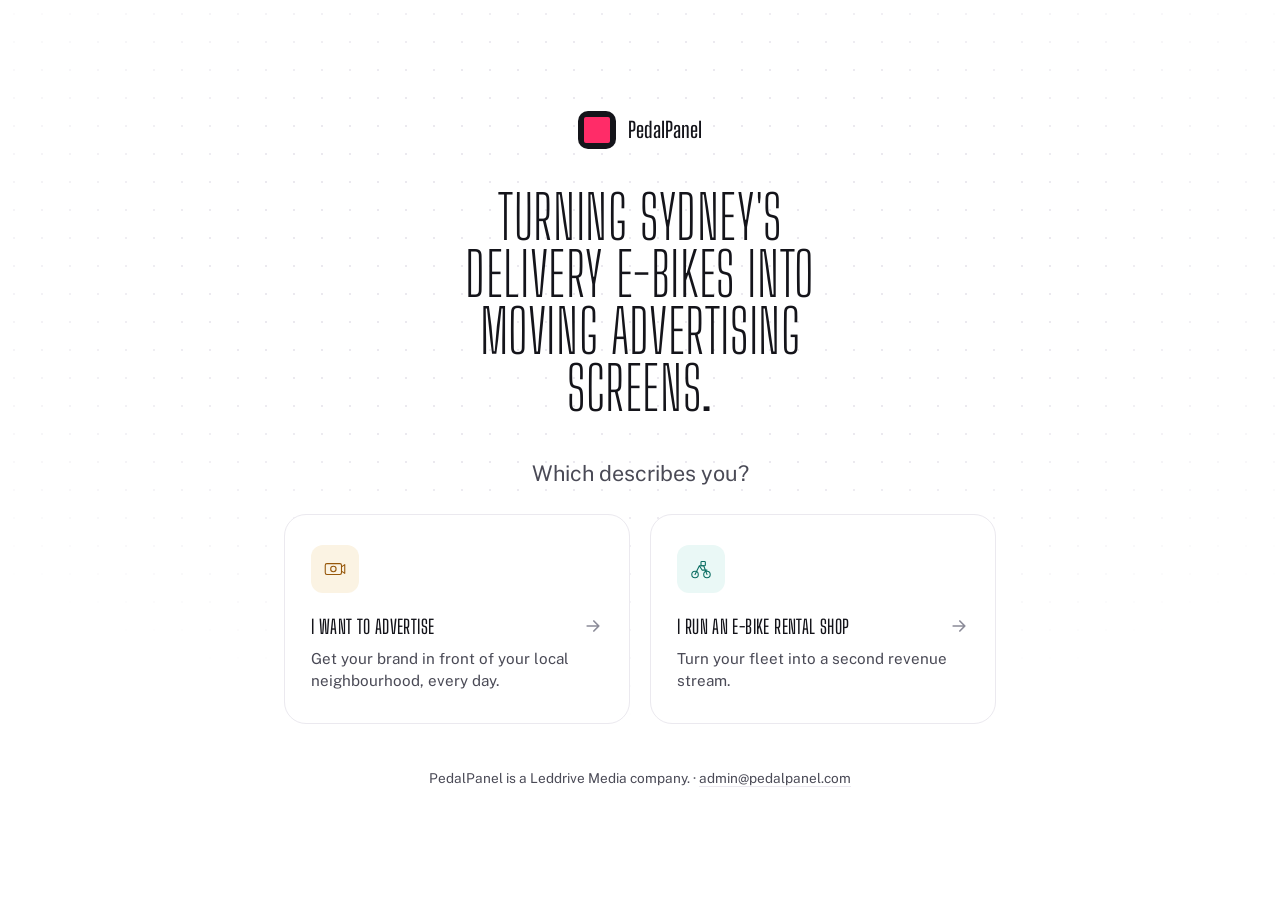
<file: index.html>
<!doctype html>
<html lang="en-AU">
<head>
  <meta charset="UTF-8" />
  <meta name="viewport" content="width=device-width, initial-scale=1.0" />
  <title>PedalPanel — Sydney's e-bike ad network</title>
  <meta name="description" content="PedalPanel turns Sydney's delivery e-bikes into moving advertising screens. For local advertisers and e-bike rental shops." />
  <link rel="icon" href="assets/favicon.svg" type="image/svg+xml" />
  <link rel="preconnect" href="https://fonts.googleapis.com" />
  <link rel="preconnect" href="https://fonts.gstatic.com" crossorigin />
  <link href="https://fonts.googleapis.com/css2?family=Big+Shoulders+Display:wght@300;400;500;600;700&family=Public+Sans:wght@400;500;600;700&family=JetBrains+Mono:wght@400;500&display=swap" rel="stylesheet" />
  <link rel="stylesheet" href="css/base.css?v=20260826e" />
  <link rel="stylesheet" href="css/landing.css?v=20260826b" />
  <!-- Progressive-enhancement gate for the shared .reveal scroll-animation
       (see css/base.css + js/reveal.js): only a page that actually got this
       script running ever hides .reveal content to animate it in. Runs
       synchronously, before paint, so there's no flash of hidden content
       either way. If this never runs, .reveal elements stay at their
       plain, visible default. -->
  <script>document.documentElement.classList.add("js");</script>
</head>
<body class="landing">

  <main class="landing-shell">
    <div class="landing-bg" aria-hidden="true"></div>

    <div class="landing-inner">
      <div class="landing-mark reveal">
        <span class="mark"></span>
        <span class="wordmark-text">PedalPanel</span>
      </div>

      <h1 class="landing-tagline reveal">Turning Sydney's delivery e-bikes into moving advertising screens.</h1>

      <p class="landing-question reveal">Which describes you?</p>

      <div class="fork reveal-stagger">
        <a class="fork-card fork-advertiser" href="/advertiser">
          <span class="fork-icon" aria-hidden="true">
            <svg viewBox="0 0 48 48" fill="none">
              <rect x="6" y="14" width="30" height="20" rx="3" stroke="currentColor" stroke-width="2"/>
              <circle cx="21" cy="24" r="5" stroke="currentColor" stroke-width="2"/>
              <path d="M36 20 L42 16 V32 L36 28" stroke="currentColor" stroke-width="2" stroke-linejoin="round"/>
            </svg>
          </span>
          <span class="fork-copy">
            <span class="fork-head">
              <span class="fork-title">I want to advertise</span>
              <span class="fork-arrow" aria-hidden="true">
                <svg viewBox="0 0 24 24" fill="none"><path d="M5 12h14M13 6l6 6-6 6" stroke="currentColor" stroke-width="2" stroke-linecap="round" stroke-linejoin="round"/></svg>
              </span>
            </span>
            <span class="fork-desc">Get your brand in front of your local neighbourhood, every day.</span>
          </span>
        </a>

        <a class="fork-card fork-shop" href="/shop">
          <span class="fork-icon" aria-hidden="true">
            <svg viewBox="0 0 48 48" fill="none">
              <circle cx="13" cy="34" r="6" stroke="currentColor" stroke-width="2"/>
              <circle cx="35" cy="34" r="6" stroke="currentColor" stroke-width="2"/>
              <path d="M13 34 L21 18 H29 L35 34 M21 18 L26 26 H35" stroke="currentColor" stroke-width="2" stroke-linejoin="round" stroke-linecap="round"/>
              <rect x="24" y="10" width="8" height="8" rx="1.5" stroke="currentColor" stroke-width="2"/>
            </svg>
          </span>
          <span class="fork-copy">
            <span class="fork-head">
              <span class="fork-title">I run an e-bike rental shop</span>
              <span class="fork-arrow" aria-hidden="true">
                <svg viewBox="0 0 24 24" fill="none"><path d="M5 12h14M13 6l6 6-6 6" stroke="currentColor" stroke-width="2" stroke-linecap="round" stroke-linejoin="round"/></svg>
              </span>
            </span>
            <span class="fork-desc">Turn your fleet into a second revenue stream.</span>
          </span>
        </a>
      </div>

      <p class="landing-footnote reveal">
        PedalPanel is a Leddrive Media company. &middot; <a href="mailto:admin@pedalpanel.com">admin@pedalpanel.com</a>
      </p>
    </div>
  </main>

  <script src="js/reveal.js?v=20260821a"></script>
  <script src="js/buttons.js?v=20260821a"></script>
</body>
</html>
</file>
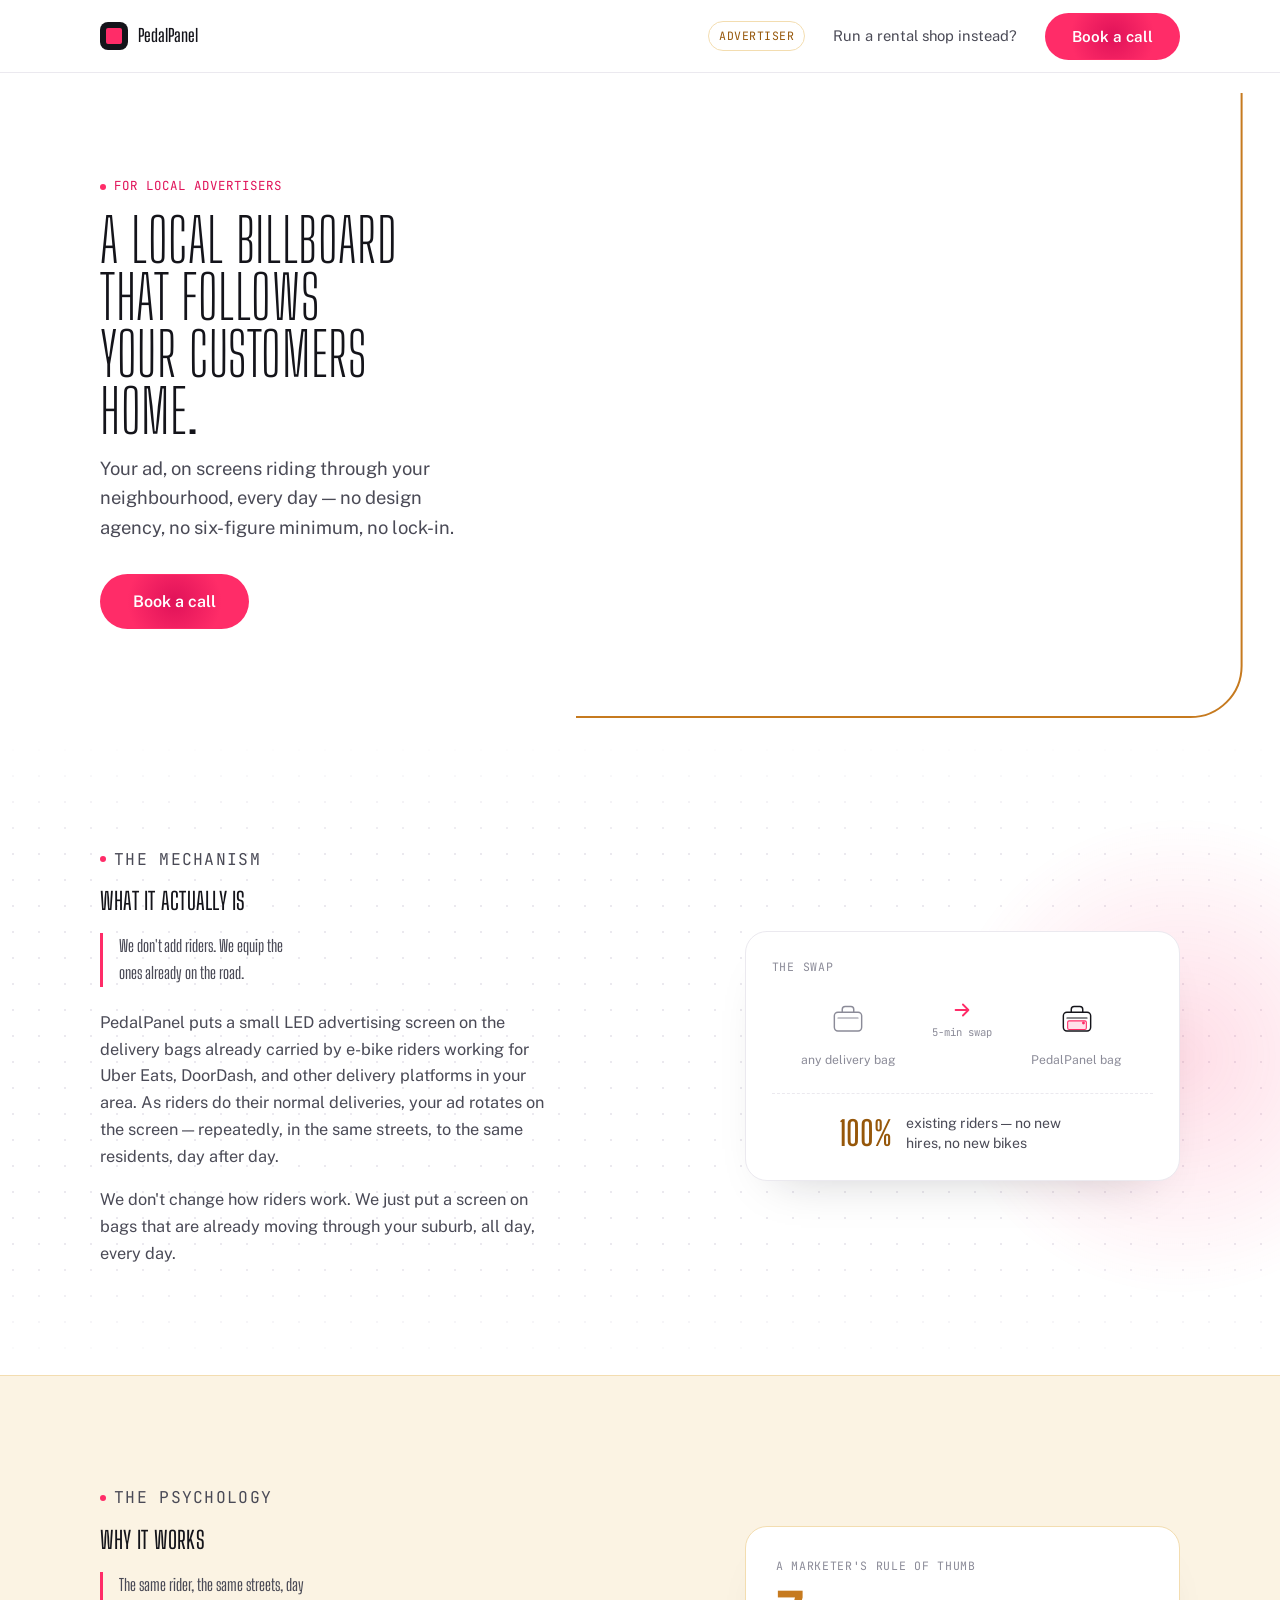
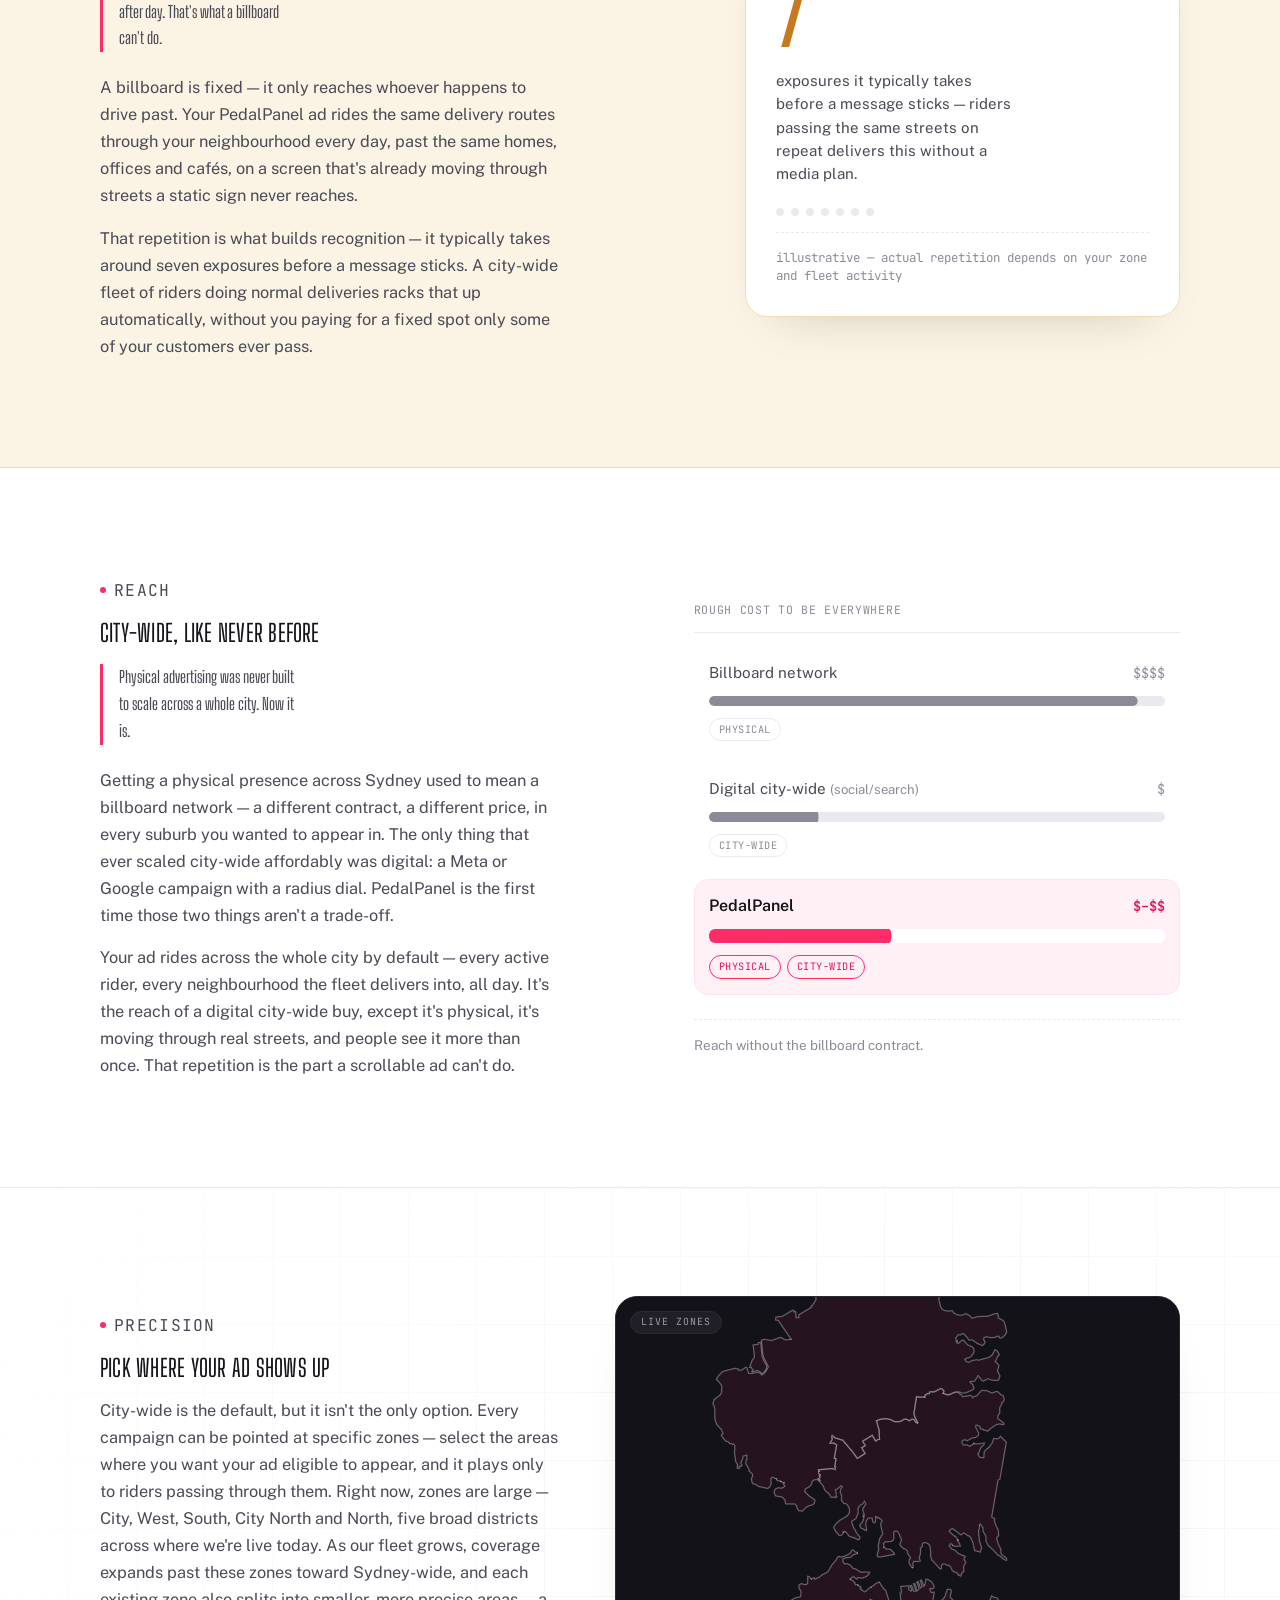
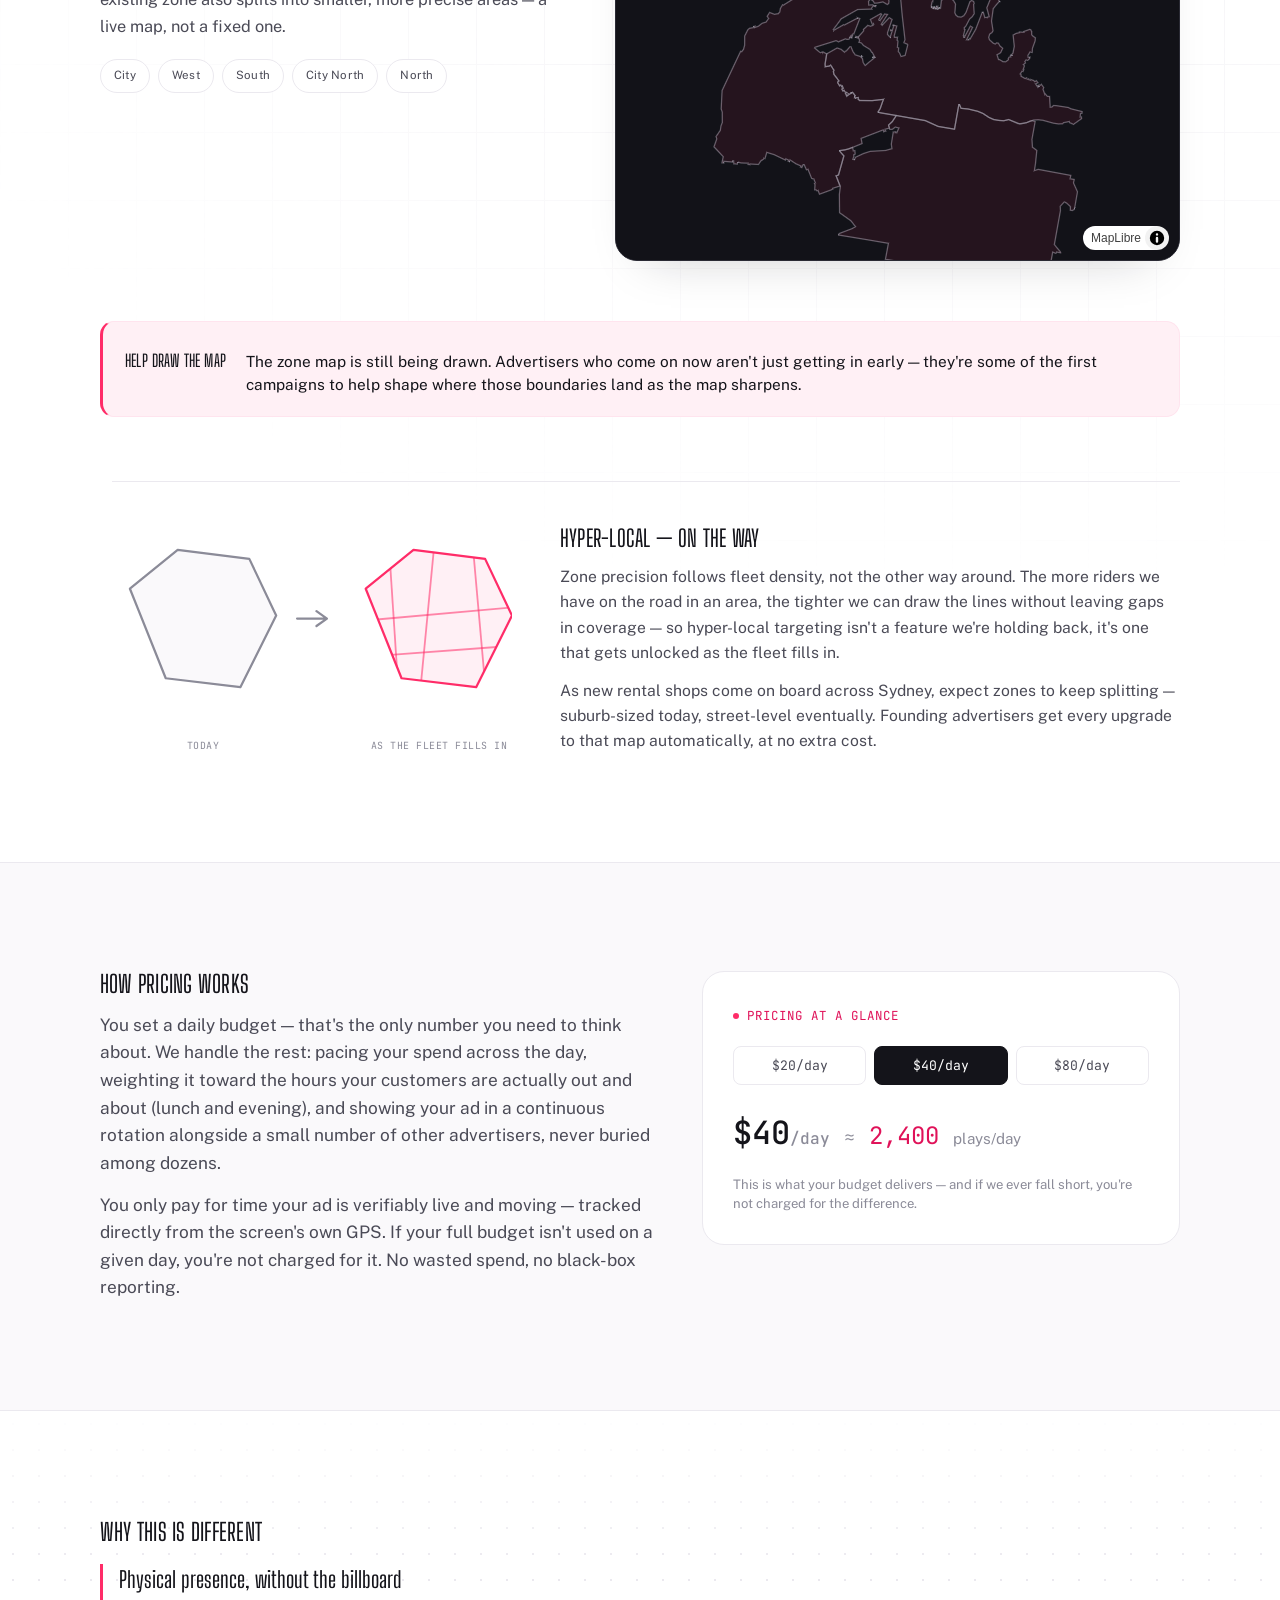
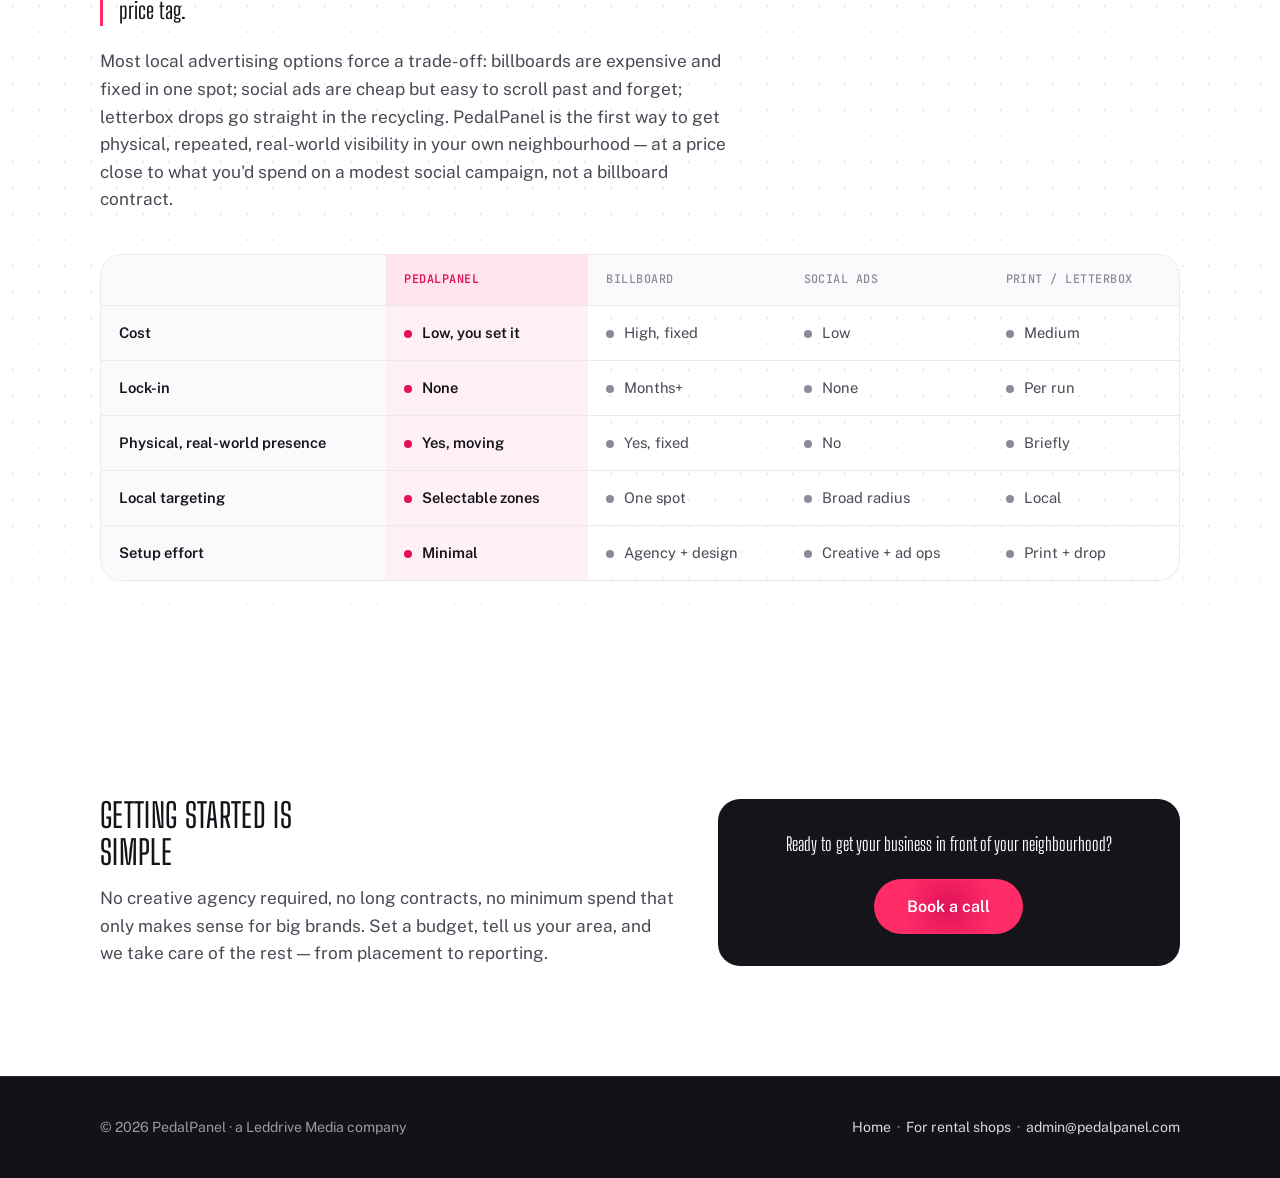
<file: advertiser.html>
<!doctype html>
<html lang="en-AU">
<head>
  <meta charset="UTF-8" />
  <meta name="viewport" content="width=device-width, initial-scale=1.0" />
  <title>For Advertisers — PedalPanel</title>
  <meta name="description" content="Put your brand on LED screens riding through your neighbourhood every day. No design agency, no six-figure minimum, no lock-in." />
  <link rel="icon" href="assets/favicon.svg" type="image/svg+xml" />
  <link rel="preconnect" href="https://fonts.googleapis.com" />
  <link rel="preconnect" href="https://fonts.gstatic.com" crossorigin />
  <link href="https://fonts.googleapis.com/css2?family=Big+Shoulders+Display:wght@300;400;500;600;700&family=Public+Sans:wght@400;500;600;700&family=JetBrains+Mono:wght@400;500&display=swap" rel="stylesheet" />
  <link rel="stylesheet" href="css/base.css?v=20260826e" />
  <link rel="stylesheet" href="css/advertiser.css?v=20260826e" />
  <!-- Progressive-enhancement gate for the shared .reveal scroll-animation
       (see css/base.css + js/reveal.js): only a page that actually got this
       script running ever hides .reveal content to animate it in. Runs
       synchronously, before paint, so there's no flash of hidden content
       either way. If this never runs, .reveal elements stay at their
       plain, visible default. -->
  <script>document.documentElement.classList.add("js");</script>
</head>
<body>

  <header class="site-nav">
    <div class="container">
      <a class="wordmark" href="/"><span class="mark"></span>PedalPanel</a>
      <ul class="nav-links">
        <li class="nav-audience nav-audience-amber">Advertiser</li>
        <li><a href="/shop">Run a rental shop instead?</a></li>
        <li><button type="button" class="btn btn-primary" data-open-lead-form data-audience="advertiser">Book a call</button></li>
      </ul>
    </div>
  </header>

  <main>

    <!-- ================= HERO ================= -->
    <section class="adv-hero">
      <!-- Decorative frame line, drawn on load — see .hero-frame in
           css/base.css and js/hero-frame.js. -->
      <svg class="hero-frame hero-frame-amber" aria-hidden="true">
        <path class="hero-frame-path" />
      </svg>
      <div class="container adv-hero-grid">
        <div class="adv-hero-copy reveal">
          <p class="eyebrow">For local advertisers</p>
          <!-- &shy; gives "customers" a syllable-boundary break point for
               the narrow hero column — see the matching comment on
               shop.html's headline for why (this word alone, uppercase and
               tracked, is wider than the column at common viewports). -->
          <h1>A local billboard that follows your custom&shy;ers home.</h1>
          <p class="lede">Your ad, on screens riding through your neighbourhood, every day — no design agency, no six-figure minimum, no lock-in.</p>
          <button type="button" class="btn btn-primary btn-lg" data-open-lead-form data-audience="advertiser">Book a call</button>
        </div>

        <!-- Product visual: 3D rotating e-bike with the triple-screen
             delivery bag mounted on its rear rack (js/triple-screen-bike.js).
             Loading is gated behind an
             IntersectionObserver (js/hero-3d.js) so three.js isn't
             fetched/executed until this scrolls near-viewport — the
             .hero-3d-placeholder box fills the same slot immediately so
             there's no layout shift while that's pending. -->
        <div class="adv-hero-visual reveal">
          <div class="hero-3d" data-hero-3d aria-hidden="true">
            <div class="hero-3d-placeholder"></div>
          </div>
        </div>
      </div>
    </section>

    <!-- ================= WHAT IT IS ================= -->
    <!-- v2: was flat two-column paragraph text with no visual anchor.
         Reworked into the shared .anchor-section pattern — narrower text
         column + a bold scannable statement line + a small "swap" diagram
         card, over a subtle dot-grid/glow background. See .anchor-section
         in css/base.css. -->
    <section class="anchor-section">
      <div class="anchor-bg" aria-hidden="true"></div>
      <div class="container anchor-grid">
        <div class="anchor-text reveal">
          <p class="eyebrow">The mechanism</p>
          <h2>What it actually is</h2>
          <p class="statement">We don't add riders. We equip the ones already on the road.</p>
          <p>PedalPanel puts a small LED advertising screen on the delivery bags already carried by e-bike riders working for Uber&nbsp;Eats, DoorDash, and other delivery platforms in your area. As riders do their normal deliveries, your ad rotates on the screen — repeatedly, in the same streets, to the same residents, day after day.</p>
          <p>We don't change how riders work. We just put a screen on bags that are already moving through your suburb, all day, every day.</p>
        </div>

        <div class="swap-card reveal" aria-hidden="true">
          <p class="swap-label mono">The swap</p>
          <div class="swap-row">
            <div class="swap-bag swap-bag-before">
              <svg viewBox="0 0 64 64" fill="none"><rect x="13" y="24" width="38" height="26" rx="5" stroke="currentColor" stroke-width="2"/><path d="M24 24 V20 q0 -4 4 -4 h8 q4 0 4 4 v4" stroke="currentColor" stroke-width="2" stroke-linecap="round"/><path d="M18 32 H46" stroke="currentColor" stroke-width="1.5" stroke-linecap="round"/></svg>
              <span class="swap-caption">any delivery bag</span>
            </div>
            <div class="swap-arrow">
              <svg viewBox="0 0 24 24" fill="none"><path d="M5 12h14M13 6l6 6-6 6" stroke="currentColor" stroke-width="2" stroke-linecap="round" stroke-linejoin="round"/></svg>
              <span class="swap-arrow-label mono">5-min swap</span>
            </div>
            <div class="swap-bag swap-bag-after">
              <svg viewBox="0 0 64 64" fill="none"><rect x="13" y="24" width="38" height="26" rx="5" stroke="currentColor" stroke-width="2"/><path d="M24 24 V20 q0 -4 4 -4 h8 q4 0 4 4 v4" stroke="currentColor" stroke-width="2" stroke-linecap="round"/><path d="M18 32 H46" stroke="currentColor" stroke-width="1.5" stroke-linecap="round"/><rect x="19" y="36" width="26" height="12" rx="2" fill="var(--pink)" fill-opacity="0.14" stroke="var(--pink)" stroke-width="1.5"/><circle class="swap-live-dot" cx="41" cy="39" r="2"/></svg>
              <span class="swap-caption">PedalPanel bag</span>
            </div>
          </div>
          <div class="swap-stat">
            <span class="swap-stat-num">100%</span>
            <span class="swap-stat-label">existing riders — no new hires, no new bikes</span>
          </div>
        </div>
      </div>
    </section>

    <!-- ================= WHY IT WORKS ================= -->
    <section class="why-works">
      <div class="container">
        <!-- v2: intro paragraphs were flat two-column text. Reworked with
             a "rule of 7" fact card — a different visual language from
             the "What it actually is" swap-card (a stat callout with a
             chasing dot sequence, not a before/after diagram), since the
             loop diagram right below already carries the icon-based
             visual for this section. -->
        <div class="anchor-grid">
          <div class="anchor-text reveal">
            <p class="eyebrow">The psychology</p>
            <h2>Why it works</h2>
            <p class="statement">The same rider, the same streets, day after day. That's what a billboard can't&nbsp;do.</p>
            <p>A billboard is fixed — it only reaches whoever happens to drive past. Your PedalPanel ad rides the same delivery routes through your neighbourhood every day, past the same homes, offices and cafés, on a screen that's already moving through streets a static sign never reaches.</p>
            <p>That repetition is what builds recognition — it typically takes around seven exposures before a message sticks. A city-wide fleet of riders doing normal deliveries racks that up automatically, without you paying for a fixed spot only some of your customers ever pass.</p>
          </div>

          <div class="fact-card reveal" aria-hidden="true">
            <p class="fact-label mono">A marketer's rule of thumb</p>
            <p class="fact-number">7</p>
            <p class="fact-caption">exposures it typically takes before a message sticks — riders passing the same streets on repeat delivers this without a media plan.</p>
            <div class="fact-dots">
              <span></span><span></span><span></span><span></span><span></span><span></span><span></span>
            </div>
            <p class="fact-footnote mono">illustrative — actual repetition depends on your zone and fleet activity</p>
          </div>
        </div>
      </div>
    </section>

    <!-- ================= REACH / CITY-WIDE ================= -->
    <!-- Replaces the old shop-anchored "Where your ad actually runs"
         section: campaigns run city-wide by default now, so the visual is
         a cost-to-be-everywhere strip rather than a shop-radius map. Bars
         grow in on scroll through the same helper that drives
         #cost-preview (js/advertiser.js). Deliberately lighter than the
         full comparison table further down — this section is the premise,
         that one is the proof — so it carries two traits per row, not five,
         and no card chrome (the two sections above already end in white
         cards; this one sits flat on the page as a data strip). -->
    <section class="reach">
      <div class="container reach-grid">
        <div class="anchor-text reveal">
          <p class="eyebrow">Reach</p>
          <h2>City-wide, like never before</h2>
          <p class="statement">Physical advertising was never built to scale across a whole city. Now it is.</p>
          <p>Getting a physical presence across Sydney used to mean a billboard network — a different contract, a different price, in every suburb you wanted to appear in. The only thing that ever scaled city-wide affordably was digital: a Meta or Google campaign with a radius dial. PedalPanel is the first time those two things aren't a trade-off.</p>
          <p>Your ad rides across the whole city by default — every active rider, every neighbourhood the fleet delivers into, all day. It's the reach of a digital city-wide buy, except it's physical, it's moving through real streets, and people see it more than once. That repetition is the part a scrollable ad can't do.</p>
        </div>

        <!-- Each .scale-row is a 3-area grid ("name tier" / "track" /
             "traits") on desktop and a single-line grid ("name track tier")
             on mobile — a different composition, not a squeezed one. Cost
             is symbolic ($–$$$$) on purpose: no invented dollar figures. -->
        <figure class="reach-scale reveal" id="reach-scale">
          <p class="reach-scale-label mono">Rough cost to be everywhere</p>

          <div class="scale-row">
            <span class="scale-name">Billboard network</span>
            <span class="scale-tier mono">$$$$</span>
            <span class="scale-track"><span class="scale-bar" data-w="94%"></span></span>
            <ul class="scale-traits"><li>physical</li></ul>
          </div>

          <div class="scale-row">
            <span class="scale-name">Digital city-wide <span class="scale-name-sub">(social/search)</span></span>
            <span class="scale-tier mono">$</span>
            <span class="scale-track"><span class="scale-bar" data-w="24%"></span></span>
            <ul class="scale-traits"><li>city-wide</li></ul>
          </div>

          <div class="scale-row scale-row-pp">
            <span class="scale-name">PedalPanel</span>
            <span class="scale-tier mono">$–$$</span>
            <span class="scale-track"><span class="scale-bar scale-bar-pp" data-w="40%"></span></span>
            <ul class="scale-traits"><li>physical</li><li>city-wide</li></ul>
          </div>

          <figcaption class="scale-caption">Reach without the billboard contract.</figcaption>
        </figure>
      </div>
    </section>

    <!-- ================= ZONES / GEOFENCING ================= -->
    <!-- Two beats in one wrapper: the mechanism (zone selection, backed by
         the live #zone-map component) and where it's headed (hyper-local,
         honestly framed as fleet-dependent). Kept in one <section> so the
         second reads as "and here's where this goes" rather than a third
         independent pitch. Its own backdrop is a line grid — map-like, and
         distinct from the dot grid .anchor-bg uses elsewhere on the page. -->
    <section class="zones">
      <div class="zones-bg" aria-hidden="true"></div>
      <div class="container">
        <div class="zones-grid">
          <div class="zones-copy reveal">
            <p class="eyebrow">Precision</p>
            <h2>Pick where your ad shows up</h2>
            <p>City-wide is the default, but it isn't the only option. Every campaign can be pointed at specific zones — select the areas where you want your ad eligible to appear, and it plays only to riders passing through them. Right now, zones are large — City, West, South, City North and North, five broad districts across where we're live today. As our fleet grows, coverage expands past these zones toward Sydney-wide, and each existing zone also splits into smaller, more precise areas — a live map, not a fixed one.</p>

            <!-- Restates the zones named on the live map (js/zone-map.js +
                 assets/zones.geojson) as scannable chips, in the same order
                 the data defines them; wraps on desktop, becomes an
                 edge-to-edge swipe strip on mobile (tonal echo of the
                 .compare-cards carousel below, without duplicating its full
                 card treatment). aria-hidden because it's a visual
                 restatement of the paragraph above it. Keep this list in
                 sync with assets/zones.geojson's feature names if the zone
                 map is ever redrawn. -->
            <ul class="zone-chips" aria-hidden="true">
              <li>City</li>
              <li>West</li>
              <li>South</li>
              <li>City North</li>
              <li>North</li>
            </ul>
          </div>

          <!-- Interactive zone map -- see js/zone-map.js + assets/zones.geojson.
               Same layout box the placeholder held (css/advertiser.css's
               .zone-map), now filled in: zones sit near-invisible at rest
               and lift to Signal Pink on hover with a name label, per
               DESIGN.md's "Street Signal" language. aria-hidden because
               the paragraph and chips above already name every zone in
               accessible text -- this is a supplementary visual, same
               pattern as the .zone-split figure below. MapLibre GL and the
               zone data don't load until this box nears the viewport (see
               js/zone-map.js); until then, and if either fails, the dark
               panel and its tag alone still read as a finished element. -->
          <div class="zone-map reveal" id="zone-map" aria-hidden="true">
            <div class="zone-map-canvas" id="zone-map-canvas"></div>
            <span class="zone-map-tag mono">live zones</span>
            <div class="zone-map-label" id="zone-map-label">
              <span class="zone-map-label-dot"></span>
              <span id="zone-map-label-text"></span>
            </div>
          </div>

          <!-- Full-width band below both columns from 900px up (grid-column:
               1/-1 in css/advertiser.css) rather than tucked inside the copy
               column — composed with the whole section instead of floating
               under the chips, unrelated to the map beside it. Stacks
               naturally inside the copy column below 900px. -->
          <div class="zones-founding reveal">
            <h3>Help draw the map</h3>
            <p>The zone map is still being drawn. Advertisers who come on now aren't just getting in early — they're some of the first campaigns to help shape where those boundaries land as the map sharpens.</p>
          </div>
        </div>

        <!-- Second beat: the honest limitation. Static and small on
             purpose — a footnote illustration, not another demo — and
             flipped to visual-left so it doesn't repeat the copy-left
             arrangement of the beat above it. -->
        <div class="zones-next reveal">
          <figure class="zones-next-figure" aria-hidden="true">
            <svg class="zone-split" viewBox="0 0 268 132" width="100%" height="100%">
              <defs>
                <clipPath id="zn-clip">
                  <polygon points="12,38 44,12 92,18 110,56 86,104 36,98" />
                </clipPath>
              </defs>
              <g class="zn-stage zn-stage-a">
                <polygon class="zn-shape" points="12,38 44,12 92,18 110,56 86,104 36,98" />
              </g>
              <path class="zn-arrow" d="M124 58 h20 m-7 -5 l7 5 -7 5" />
              <g class="zn-stage zn-stage-b" transform="translate(158,0)">
                <polygon class="zn-shape" points="12,38 44,12 92,18 110,56 86,104 36,98" />
                <g class="zn-cuts" clip-path="url(#zn-clip)">
                  <path d="M58 8 L48 112" />
                  <path d="M4 60 L116 50" />
                  <g class="zn-cuts-fine">
                    <path d="M28 16 L34 108" />
                    <path d="M84 12 L92 102" />
                    <path d="M6 84 L114 76" />
                  </g>
                </g>
              </g>
            </svg>
            <!-- Grid columns mirror the SVG's own geometry (12 / 98 / 60 / 98,
                 the viewBox-unit widths of the left margin, shape A's bounding
                 box, the arrow gap, and shape B's bounding box) so each label
                 centres under its shape's actual bounding box instead of the
                 figure's outer edges — space-between put "today" flush left
                 of the figure, well left of where shape A actually sits. -->
            <figcaption class="zone-split-caps mono">
              <span class="zone-split-cap-a">today</span>
              <span class="zone-split-cap-b">as the fleet fills in</span>
            </figcaption>
          </figure>

          <div class="zones-next-copy">
            <h2>Hyper-local — on the way</h2>
            <p>Zone precision follows fleet density, not the other way around. The more riders we have on the road in an area, the tighter we can draw the lines without leaving gaps in coverage — so hyper-local targeting isn't a feature we're holding back, it's one that gets unlocked as the fleet fills in.</p>
            <p>As new rental shops come on board across Sydney, expect zones to keep splitting — suburb-sized today, street-level eventually. Founding advertisers get every upgrade to that map automatically, at no extra cost.</p>
          </div>
        </div>
      </div>
    </section>

    <!-- ================= PRICING ================= -->
    <section class="pricing">
      <div class="container pricing-grid">
        <div class="section-head reveal" style="margin-bottom:0;">
          <h2>How pricing works</h2>
          <p class="lede">You set a daily budget — that's the only number you need to think about. We handle the rest: pacing your spend across the day, weighting it toward the hours your customers are actually out and about (lunch and evening), and showing your ad in a continuous rotation alongside a small number of other advertisers, never buried among dozens.</p>
          <p class="lede">You only pay for time your ad is verifiably live and moving — tracked directly from the screen's own GPS. If your full budget isn't used on a given day, you're not charged for it. No wasted spend, no black-box reporting.</p>
        </div>

        <div class="budget-card reveal">
          <p class="eyebrow" style="margin-bottom:20px;">Pricing at a glance</p>
          <!-- Plays/day is derived, not hand-typed: data-budget is the only
               input, js/advertiser.js computes slot-hours and plays from
               the locked $2/slot-hour, 120-plays/slot-hour constants so
               this stays correct if the budget tiers below ever change. -->
          <div class="budget-tabs" role="tablist" aria-label="Example daily budget">
            <button type="button" class="budget-tab" data-budget="20">$20/day</button>
            <button type="button" class="budget-tab is-active" data-budget="40">$40/day</button>
            <button type="button" class="budget-tab" data-budget="80">$80/day</button>
          </div>
          <div class="budget-output">
            <span class="budget-amount mono">$<span id="budget-amount">40</span><span class="budget-unit">/day</span></span>
            <span class="budget-arrow" aria-hidden="true">&asymp;</span>
            <span class="budget-plays"><span id="budget-plays">2,400</span> <span class="budget-plays-label">plays/day</span></span>
          </div>
          <p class="budget-footnote">This is what your budget delivers — and if we ever fall short, you're not charged for the difference.</p>
        </div>
      </div>
    </section>

    <!-- ================= WHY DIFFERENT / COMPARISON ================= -->
    <section class="compare">
      <div class="anchor-bg no-glow" aria-hidden="true"></div>
      <div class="container">
        <!-- v3: the standalone cost-preview mini bar-chart used to sit here
             beside this text, repeating the same billboard/social/PedalPanel
             comparison already shown earlier in .reach-scale and again,
             in full, in the table right below. Cut it — the reach-scale
             strip is the premise, this table is the proof; a third
             rendering just added reading effort right before the close.
             section-head now stands full-width, same pattern as
             .pricing and .closing elsewhere on this page. -->
        <div class="section-head reveal">
          <h2>Why this is different</h2>
          <p class="statement">Physical presence, without the billboard price tag.</p>
          <p class="lede">Most local advertising options force a trade-off: billboards are expensive and fixed in one spot; social ads are cheap but easy to scroll past and forget; letterbox drops go straight in the recycling. PedalPanel is the first way to get physical, repeated, real-world visibility in your own neighbourhood — at a price close to what you'd spend on a modest social campaign, not a billboard contract.</p>
        </div>

        <div class="compare-table-wrap reveal">
          <table class="compare-table">
            <thead>
              <tr>
                <th scope="col" class="row-label"></th>
                <th scope="col" class="col-pp">PedalPanel</th>
                <th scope="col">Billboard</th>
                <th scope="col">Social ads</th>
                <th scope="col">Print / letterbox</th>
              </tr>
            </thead>
            <tbody>
              <tr>
                <th scope="row">Cost</th>
                <td class="col-pp"><span class="dot"></span>Low, you set it</td>
                <td><span class="dot"></span>High, fixed</td>
                <td><span class="dot"></span>Low</td>
                <td><span class="dot"></span>Medium</td>
              </tr>
              <tr>
                <th scope="row">Lock-in</th>
                <td class="col-pp"><span class="dot"></span>None</td>
                <td><span class="dot"></span>Months+</td>
                <td><span class="dot"></span>None</td>
                <td><span class="dot"></span>Per run</td>
              </tr>
              <tr>
                <th scope="row">Physical, real-world presence</th>
                <td class="col-pp"><span class="dot"></span>Yes, moving</td>
                <td><span class="dot"></span>Yes, fixed</td>
                <td><span class="dot"></span>No</td>
                <td><span class="dot"></span>Briefly</td>
              </tr>
              <tr>
                <th scope="row">Local targeting</th>
                <td class="col-pp"><span class="dot"></span>Selectable zones</td>
                <td><span class="dot"></span>One spot</td>
                <td><span class="dot"></span>Broad radius</td>
                <td><span class="dot"></span>Local</td>
              </tr>
              <tr>
                <th scope="row">Setup effort</th>
                <td class="col-pp"><span class="dot"></span>Minimal</td>
                <td><span class="dot"></span>Agency + design</td>
                <td><span class="dot"></span>Creative + ad ops</td>
                <td><span class="dot"></span>Print + drop</td>
              </tr>
            </tbody>
          </table>
        </div>

        <!-- Mobile-only equivalent of the table above: a swipeable
             card-per-competitor carousel (scroll-snap, no library). The
             next card peeks in on the right and a dot row + "swipe" hint
             signal it's draggable, since a single full-bleed card could
             otherwise read as static. Kept in sync with the table content
             above — same 5 rows, same order, PedalPanel first. See
             js/advertiser.js for the active-dot tracking. -->
        <div class="compare-cards reveal" id="compare-cards">
          <p class="compare-cards-hint mono" aria-hidden="true">swipe to compare &rarr;</p>
          <ul class="compare-cards-track" id="compare-cards-track">
            <li class="compare-card compare-card-pp">
              <p class="compare-card-eyebrow mono">PedalPanel</p>
              <dl>
                <div class="compare-card-row"><dt>Cost</dt><dd><span class="dot"></span>Low, you set it</dd></div>
                <div class="compare-card-row"><dt>Lock-in</dt><dd><span class="dot"></span>None</dd></div>
                <div class="compare-card-row"><dt>Physical presence</dt><dd><span class="dot"></span>Yes, moving</dd></div>
                <div class="compare-card-row"><dt>Local targeting</dt><dd><span class="dot"></span>Selectable zones</dd></div>
                <div class="compare-card-row"><dt>Setup effort</dt><dd><span class="dot"></span>Minimal</dd></div>
              </dl>
            </li>
            <li class="compare-card">
              <p class="compare-card-eyebrow mono">Billboard</p>
              <dl>
                <div class="compare-card-row"><dt>Cost</dt><dd><span class="dot"></span>High, fixed</dd></div>
                <div class="compare-card-row"><dt>Lock-in</dt><dd><span class="dot"></span>Months+</dd></div>
                <div class="compare-card-row"><dt>Physical presence</dt><dd><span class="dot"></span>Yes, fixed</dd></div>
                <div class="compare-card-row"><dt>Local targeting</dt><dd><span class="dot"></span>One spot</dd></div>
                <div class="compare-card-row"><dt>Setup effort</dt><dd><span class="dot"></span>Agency + design</dd></div>
              </dl>
            </li>
            <li class="compare-card">
              <p class="compare-card-eyebrow mono">Social ads</p>
              <dl>
                <div class="compare-card-row"><dt>Cost</dt><dd><span class="dot"></span>Low</dd></div>
                <div class="compare-card-row"><dt>Lock-in</dt><dd><span class="dot"></span>None</dd></div>
                <div class="compare-card-row"><dt>Physical presence</dt><dd><span class="dot"></span>No</dd></div>
                <div class="compare-card-row"><dt>Local targeting</dt><dd><span class="dot"></span>Broad radius</dd></div>
                <div class="compare-card-row"><dt>Setup effort</dt><dd><span class="dot"></span>Creative + ad ops</dd></div>
              </dl>
            </li>
            <li class="compare-card">
              <p class="compare-card-eyebrow mono">Print / letterbox</p>
              <dl>
                <div class="compare-card-row"><dt>Cost</dt><dd><span class="dot"></span>Medium</dd></div>
                <div class="compare-card-row"><dt>Lock-in</dt><dd><span class="dot"></span>Per run</dd></div>
                <div class="compare-card-row"><dt>Physical presence</dt><dd><span class="dot"></span>Briefly</dd></div>
                <div class="compare-card-row"><dt>Local targeting</dt><dd><span class="dot"></span>Local</dd></div>
                <div class="compare-card-row"><dt>Setup effort</dt><dd><span class="dot"></span>Print + drop</dd></div>
              </dl>
            </li>
          </ul>
          <div class="compare-cards-dots" id="compare-cards-dots" aria-hidden="true">
            <span class="is-active"></span><span></span><span></span><span></span>
          </div>
        </div>
      </div>
    </section>

    <!-- ================= GETTING STARTED / CTA ================= -->
    <section class="closing">
      <div class="container closing-grid">
        <div class="reveal">
          <h2>Getting started is simple</h2>
          <p class="lede">No creative agency required, no long contracts, no minimum spend that only makes sense for big brands. Set a budget, tell us your area, and we take care of the rest — from placement to reporting.</p>
        </div>
        <div class="closing-cta reveal">
          <p class="closing-question">Ready to get your business in front of your neighbourhood?</p>
          <button type="button" class="btn btn-primary btn-lg" data-open-lead-form data-audience="advertiser">Book a call</button>
        </div>
      </div>
    </section>

  </main>

  <footer class="site-footer">
    <div class="container">
      <span>&copy; 2026 PedalPanel &middot; a Leddrive Media company</span>
      <nav aria-label="Footer">
        <a href="/">Home</a> &nbsp;&middot;&nbsp;
        <a href="/shop">For rental shops</a> &nbsp;&middot;&nbsp;
        <a href="mailto:admin@pedalpanel.com">admin@pedalpanel.com</a>
      </nav>
    </div>
  </footer>

  <!-- Lead-capture dialog — "Book a call" opens this instead of a mailto:
       link. See css/base.css (.lead-dialog) and js/lead-form.js. -->
  <dialog id="lead-dialog" class="lead-dialog">
    <button type="button" class="lead-close" data-close-lead-form aria-label="Close">
      <svg viewBox="0 0 24 24" fill="none"><path d="M6 6l12 12M18 6L6 18" stroke="currentColor" stroke-width="2" stroke-linecap="round"/></svg>
    </button>

    <form id="lead-form" class="lead-form">
      <p class="eyebrow" id="lead-form-eyebrow">Book a call</p>
      <h3>Let's talk.</h3>
      <p class="lead-form-sub">Tell us a bit about your business and we'll get back to you within a day.</p>

      <div class="lead-field">
        <label for="lead-name">Name</label>
        <input type="text" id="lead-name" name="name" required autocomplete="name" />
      </div>
      <div class="lead-field">
        <label for="lead-email">Email</label>
        <input type="email" id="lead-email" name="email" required autocomplete="email" />
      </div>
      <div class="lead-field">
        <label for="lead-phone">Phone <span class="lead-optional">(optional)</span></label>
        <input type="tel" id="lead-phone" name="phone" autocomplete="tel" />
      </div>
      <div class="lead-field">
        <label for="lead-message">What should we know? <span class="lead-optional">(optional)</span></label>
        <textarea id="lead-message" name="message" rows="3"></textarea>
      </div>

      <!-- Honeypot: hidden from real users; bots that fill every field
           trip this and get a silent "success" instead of a real submit. -->
      <div class="lead-field lead-honeypot visually-hidden">
        <label for="lead-hp">Leave this field blank</label>
        <input type="text" id="lead-hp" name="hp" tabindex="-1" autocomplete="off" />
      </div>

      <p class="lead-form-error" id="lead-form-error" role="alert" hidden></p>

      <button type="submit" class="btn btn-primary btn-lg lead-submit">
        <span class="lead-submit-label">Send</span>
      </button>
      <p class="lead-form-privacy">We'll only use this to set up your call — no spam, no sharing with third parties.</p>
    </form>

    <div class="lead-success" id="lead-success" hidden>
      <p class="eyebrow">Thanks</p>
      <h3>We'll be in touch.</h3>
      <p>We usually reply within a business day. In the meantime, feel free to email us directly at <a href="mailto:admin@pedalpanel.com">admin@pedalpanel.com</a>.</p>
      <button type="button" class="btn btn-ghost" data-close-lead-form>Close</button>
    </div>
  </dialog>

  <script src="js/reveal.js?v=20260825a"></script>
  <script src="js/buttons.js?v=20260825a"></script>
  <script src="js/advertiser.js?v=20260825a"></script>
  <script src="js/lead-form.js?v=20260825a"></script>
  <script src="js/hero-3d.js?v=20260825a"></script>
  <script src="js/hero-frame.js?v=20260826a"></script>
  <script src="js/zone-map.js?v=20260827a"></script>
</body>
</html>
</file>
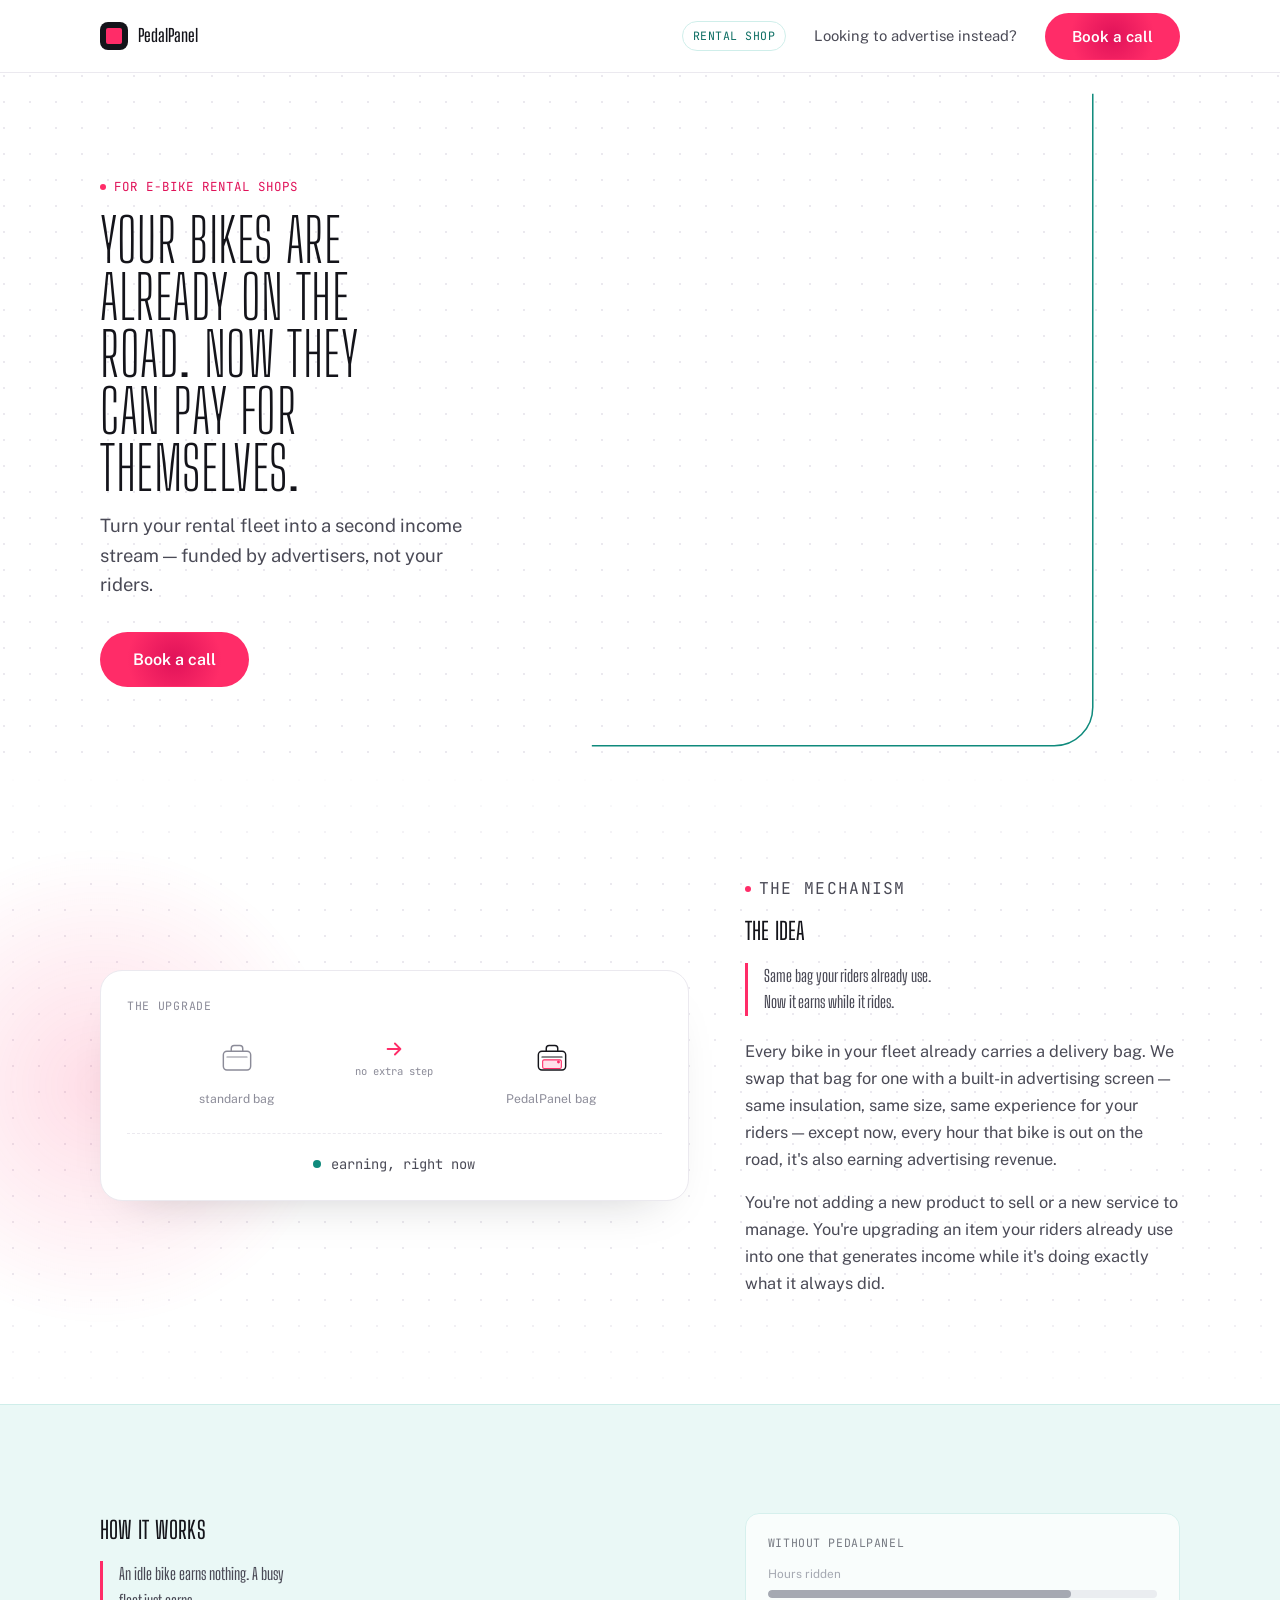
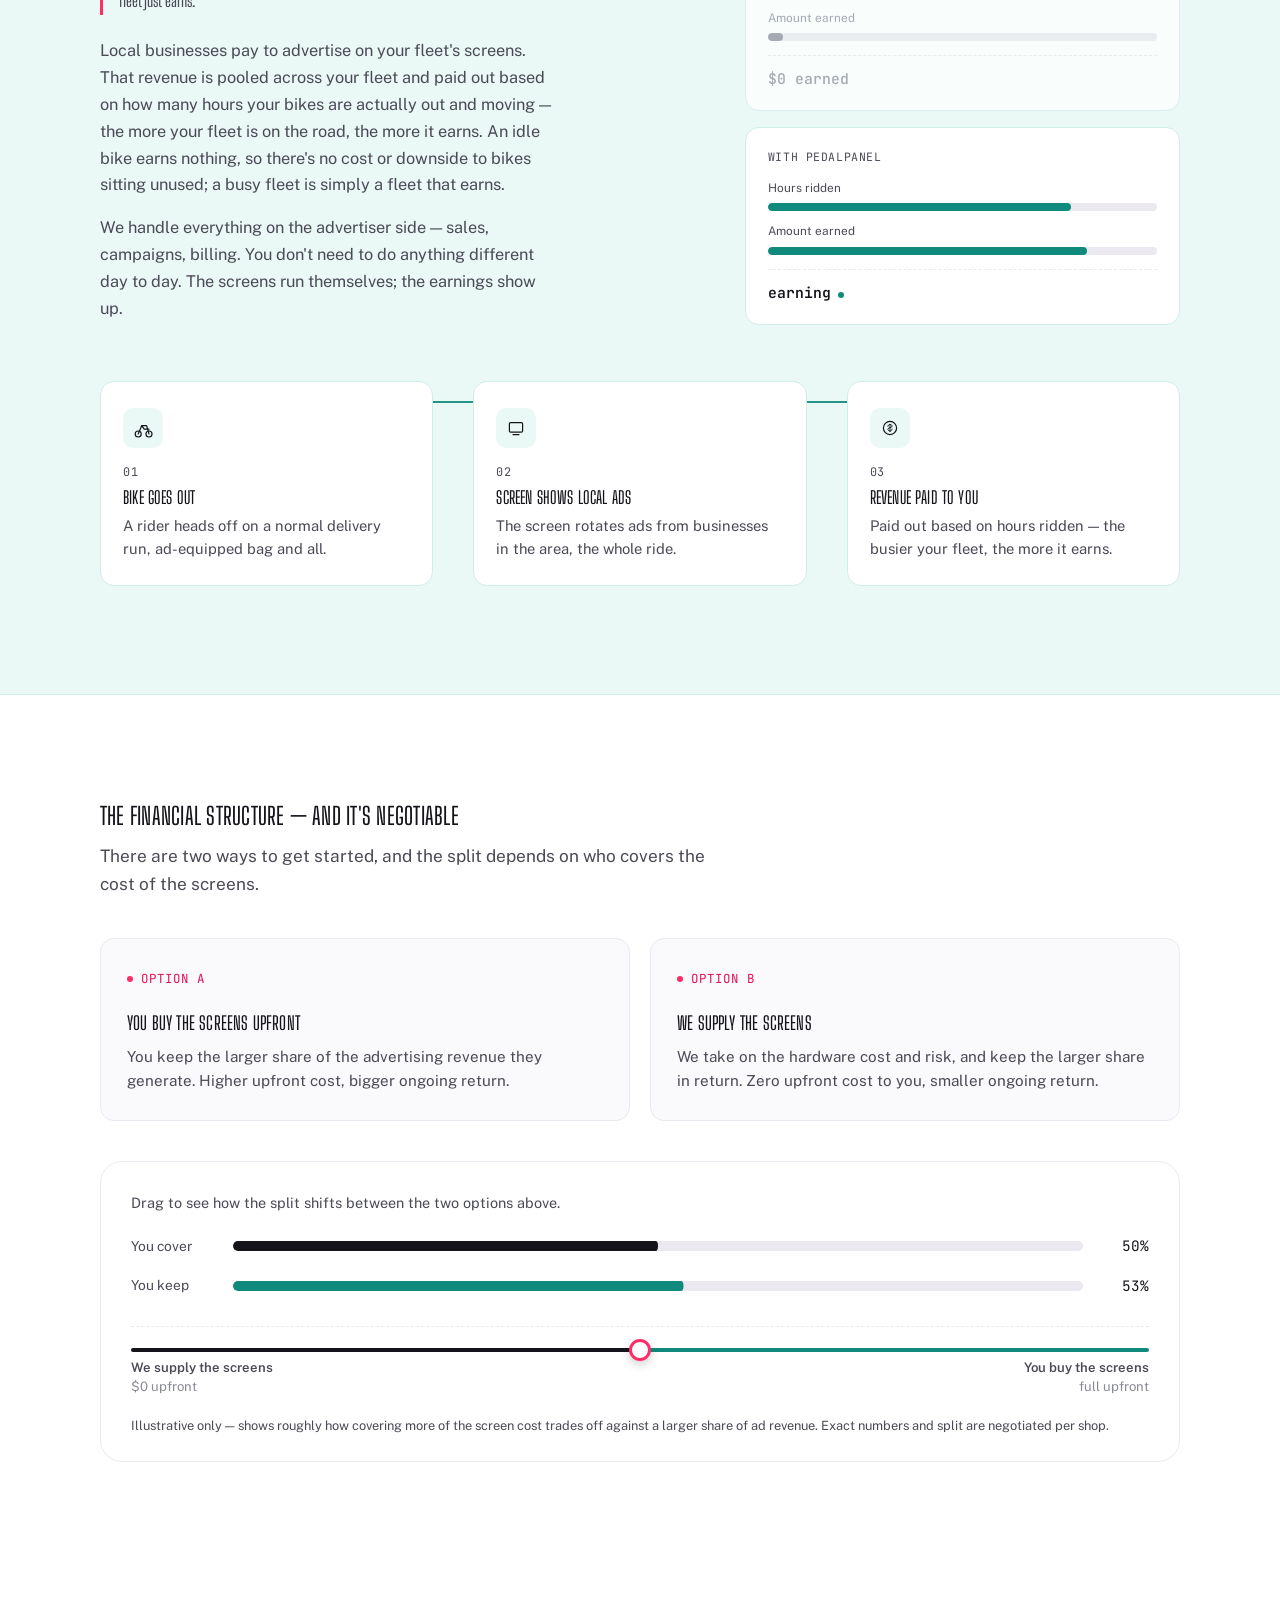
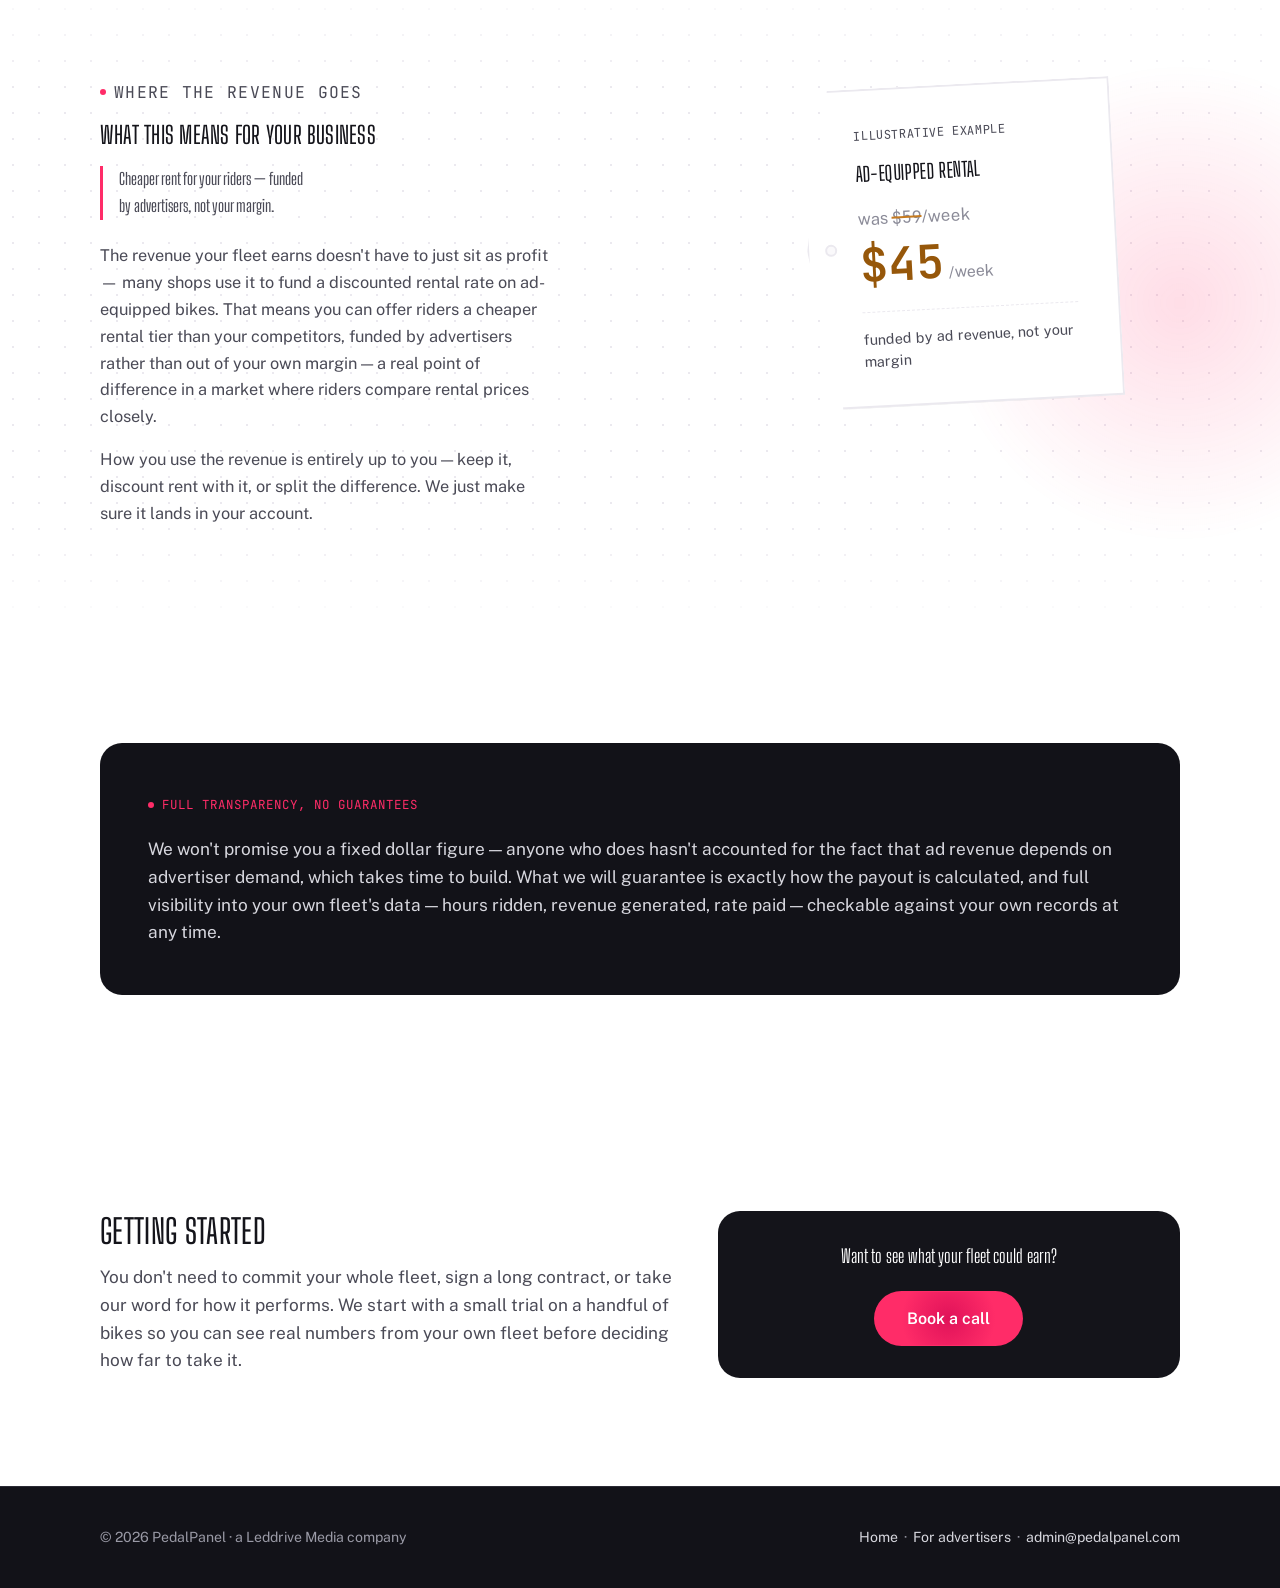
<file: shop.html>
<!doctype html>
<html lang="en-AU">
<head>
  <meta charset="UTF-8" />
  <meta name="viewport" content="width=device-width, initial-scale=1.0" />
  <title>For Rental Shops — PedalPanel</title>
  <meta name="description" content="Turn your e-bike rental fleet into a second revenue stream, funded by advertisers, not your riders." />
  <link rel="icon" href="assets/favicon.svg" type="image/svg+xml" />
  <link rel="preconnect" href="https://fonts.googleapis.com" />
  <link rel="preconnect" href="https://fonts.gstatic.com" crossorigin />
  <link href="https://fonts.googleapis.com/css2?family=Big+Shoulders+Display:wght@300;400;500;600;700&family=Public+Sans:wght@400;500;600;700&family=JetBrains+Mono:wght@400;500&display=swap" rel="stylesheet" />
  <link rel="stylesheet" href="css/base.css?v=20260826e" />
  <link rel="stylesheet" href="css/shop.css?v=20260826d" />
  <!-- Progressive-enhancement gate for the shared .reveal scroll-animation
       (see css/base.css + js/reveal.js): only a page that actually got this
       script running ever hides .reveal content to animate it in. Runs
       synchronously, before paint, so there's no flash of hidden content
       either way. If this never runs, .reveal elements stay at their
       plain, visible default. -->
  <script>document.documentElement.classList.add("js");</script>
</head>
<body>

  <header class="site-nav">
    <div class="container">
      <a class="wordmark" href="/"><span class="mark"></span>PedalPanel</a>
      <ul class="nav-links">
        <li class="nav-audience nav-audience-teal">Rental shop</li>
        <li><a href="/advertiser">Looking to advertise instead?</a></li>
        <li><button type="button" class="btn btn-primary" data-open-lead-form data-audience="shop">Book a call</button></li>
      </ul>
    </div>
  </header>

  <main>

    <!-- ================= HERO ================= -->
    <section class="shop-hero">
      <!-- Decorative frame line, drawn on load — see .hero-frame in
           css/base.css and js/hero-frame.js. -->
      <svg class="hero-frame hero-frame-teal" aria-hidden="true">
        <path class="hero-frame-path" />
      </svg>
      <div class="container shop-hero-grid">
        <div class="shop-hero-inner reveal">
          <p class="eyebrow">For e-bike rental shops</p>
          <!-- &shy; gives "themselves" a syllable-boundary break point for
               the narrow hero column — this word alone (uppercase, tracked)
               is wider than the column at common viewports, and CSS
               hyphens:auto isn't reliably available everywhere, so this is
               the guaranteed fallback rather than an arbitrary mid-word
               split from overflow-wrap. -->
          <h1>Your bikes are already on the road. Now they can pay for them&shy;selves.</h1>
          <p class="lede">Turn your rental fleet into a second income stream — funded by advertisers, not your riders.</p>
          <button type="button" class="btn btn-primary btn-lg" data-open-lead-form data-audience="shop">Book a call</button>
        </div>

        <!-- Same 3D bike+bag visual as the advertiser hero
             (js/triple-screen-bike.js), lazy-gated by js/hero-3d.js. See
             the equivalent comment in advertiser.html for how the
             loading/placeholder handoff works. -->
        <div class="shop-hero-visual reveal">
          <div class="hero-3d" data-hero-3d aria-hidden="true">
            <div class="hero-3d-placeholder"></div>
          </div>
        </div>
      </div>
    </section>

    <!-- ================= THE IDEA ================= -->
    <!-- v2: was flat two-column paragraph text with no visual anchor.
         Reworked into the shared .anchor-section pattern (see
         css/base.css) — narrower text column + bold statement line +
         a small "upgrade" diagram card. Reversed layout (visual on the
         left) so it reads differently from the advertiser page's
         equivalent section despite reusing the same component. -->
    <section class="anchor-section anchor-grid-reverse">
      <div class="anchor-bg" aria-hidden="true"></div>
      <div class="container anchor-grid">
        <div class="anchor-text reveal">
          <p class="eyebrow">The mechanism</p>
          <h2>The idea</h2>
          <p class="statement">Same bag your riders already use. Now it earns while it rides.</p>
          <p>Every bike in your fleet already carries a delivery bag. We swap that bag for one with a built-in advertising screen — same insulation, same size, same experience for your riders — except now, every hour that bike is out on the road, it's also earning advertising revenue.</p>
          <p>You're not adding a new product to sell or a new service to manage. You're upgrading an item your riders already use into one that generates income while it's doing exactly what it always did.</p>
        </div>

        <div class="swap-card reveal" aria-hidden="true">
          <p class="swap-label mono">The upgrade</p>
          <div class="swap-row">
            <div class="swap-bag swap-bag-before">
              <svg viewBox="0 0 64 64" fill="none"><rect x="13" y="24" width="38" height="26" rx="5" stroke="currentColor" stroke-width="2"/><path d="M24 24 V20 q0 -4 4 -4 h8 q4 0 4 4 v4" stroke="currentColor" stroke-width="2" stroke-linecap="round"/><path d="M18 32 H46" stroke="currentColor" stroke-width="1.5" stroke-linecap="round"/></svg>
              <span class="swap-caption">standard bag</span>
            </div>
            <div class="swap-arrow">
              <svg viewBox="0 0 24 24" fill="none"><path d="M5 12h14M13 6l6 6-6 6" stroke="currentColor" stroke-width="2" stroke-linecap="round" stroke-linejoin="round"/></svg>
              <span class="swap-arrow-label mono">no extra step</span>
            </div>
            <div class="swap-bag swap-bag-after">
              <svg viewBox="0 0 64 64" fill="none"><rect x="13" y="24" width="38" height="26" rx="5" stroke="currentColor" stroke-width="2"/><path d="M24 24 V20 q0 -4 4 -4 h8 q4 0 4 4 v4" stroke="currentColor" stroke-width="2" stroke-linecap="round"/><path d="M18 32 H46" stroke="currentColor" stroke-width="1.5" stroke-linecap="round"/><rect x="19" y="36" width="26" height="12" rx="2" fill="var(--pink)" fill-opacity="0.14" stroke="var(--pink)" stroke-width="1.5"/><circle class="swap-live-dot" cx="41" cy="39" r="2"/></svg>
              <span class="swap-caption">PedalPanel bag</span>
            </div>
          </div>
          <div class="swap-earning">
            <span class="swap-earning-dot" aria-hidden="true"></span>
            <span class="swap-earning-label mono">earning, right now</span>
          </div>
        </div>
      </div>
    </section>

    <!-- ================= HOW IT WORKS ================= -->
    <section class="how-it-works">
      <div class="container">
        <!-- v2: intro paragraphs were flat two-column text; reworked with
             a meter strip. v3: moved into the shared .anchor-grid pattern
             so it sits beside the text instead of full-width below it.
             v4: reframed from idle-vs-busy to with/without PedalPanel —
             see the comment on .meter-strip below. -->
        <div class="anchor-grid">
          <div class="anchor-text reveal">
            <h2>How it works</h2>
            <p class="statement">An idle bike earns nothing. A busy fleet just&nbsp;earns.</p>
            <p>Local businesses pay to advertise on your fleet's screens. That revenue is pooled across your fleet and paid out based on how many hours your bikes are actually out and moving — the more your fleet is on the road, the more it earns. An idle bike earns nothing, so there's no cost or downside to bikes sitting unused; a busy fleet is simply a fleet that earns.</p>
            <p>We handle everything on the advertiser side — sales, campaigns, billing. You don't need to do anything different day to day. The screens run themselves; the earnings show up.</p>
          </div>

          <!-- Same hours ridden, different outcome: the point isn't idle
               vs busy, it's screen vs no screen — two bikes ridden the
               identical amount, only one earning. Both cards use the
               same "hours ridden" bar length; only "amount earned"
               differs. -->
          <div class="meter-strip reveal">
            <div class="meter-card meter-without">
              <p class="meter-label mono">Without PedalPanel</p>
              <div class="meter-metric">
                <span class="meter-metric-label">Hours ridden</span>
                <div class="meter-track" aria-hidden="true"><div class="meter-fill" style="width: 78%;"></div></div>
              </div>
              <div class="meter-metric">
                <span class="meter-metric-label">Amount earned</span>
                <div class="meter-track" aria-hidden="true"><div class="meter-fill" style="width: 4%;"></div></div>
              </div>
              <p class="meter-value mono">$0 earned</p>
            </div>
            <div class="meter-card meter-with">
              <p class="meter-label mono">With PedalPanel</p>
              <div class="meter-metric">
                <span class="meter-metric-label">Hours ridden</span>
                <div class="meter-track" aria-hidden="true"><div class="meter-fill is-live" style="width: 78%;"></div></div>
              </div>
              <div class="meter-metric">
                <span class="meter-metric-label">Amount earned</span>
                <div class="meter-track" aria-hidden="true"><div class="meter-fill is-live" style="width: 82%;"></div></div>
              </div>
              <p class="meter-value mono">earning<span class="meter-live-dot" aria-hidden="true"></span></p>
            </div>
          </div>
        </div>

        <!-- 3-step mechanism graphic. Connecting line draws in on scroll
             using the same stroke-dasharray/dashoffset technique as the
             advertiser page's street-loop (Codrops SVG line-draw family),
             here run once left-to-right rather than looped — see
             js/shop.js and .flow-line in css/shop.css. -->
        <div class="flow reveal" id="flow-diagram">
          <svg class="flow-line-svg" viewBox="0 0 700 4" preserveAspectRatio="none" aria-hidden="true">
            <path class="flow-line" d="M0,2 H700" />
          </svg>
          <div class="flow-steps">
            <div class="flow-step">
              <span class="flow-icon">
                <svg viewBox="0 0 40 40" fill="none"><circle cx="12" cy="30" r="5" stroke="currentColor" stroke-width="2"/><circle cx="30" cy="30" r="5" stroke="currentColor" stroke-width="2"/><path d="M12 30 L18 16 H26 L30 30 M18 16 L22 22 H30" stroke="currentColor" stroke-width="2" stroke-linejoin="round" stroke-linecap="round"/></svg>
              </span>
              <span class="flow-num mono">01</span>
              <h3>Bike goes out</h3>
              <p>A rider heads off on a normal delivery run, ad-equipped bag and all.</p>
            </div>
            <div class="flow-step">
              <span class="flow-icon">
                <svg viewBox="0 0 40 40" fill="none"><rect x="9" y="11" width="22" height="16" rx="2" stroke="currentColor" stroke-width="2"/><path d="M15 31h10" stroke="currentColor" stroke-width="2" stroke-linecap="round"/></svg>
              </span>
              <span class="flow-num mono">02</span>
              <h3>Screen shows local ads</h3>
              <p>The screen rotates ads from businesses in the area, the whole ride.</p>
            </div>
            <div class="flow-step">
              <span class="flow-icon">
                <svg viewBox="0 0 40 40" fill="none"><circle cx="20" cy="20" r="11" stroke="currentColor" stroke-width="2"/><path d="M20 14v12M16.5 17.2c0-1.8 1.6-3.2 3.5-3.2s3.5 1.2 3.5 2.8c0 3.6-7 1.8-7 5.4 0 1.6 1.6 2.8 3.5 2.8s3.5-1.4 3.5-3.2" stroke="currentColor" stroke-width="1.6" stroke-linecap="round"/></svg>
              </span>
              <span class="flow-num mono">03</span>
              <h3>Revenue paid to you</h3>
              <p>Paid out based on hours ridden — the busier your fleet, the more it earns.</p>
            </div>
          </div>
        </div>
      </div>
    </section>

    <!-- ================= FINANCIAL STRUCTURE ================= -->
    <section class="finance">
      <div class="container">
        <div class="section-head reveal">
          <h2>The financial structure — and it's negotiable</h2>
          <p class="lede">There are two ways to get started, and the split depends on who covers the cost of the screens.</p>
        </div>

        <div class="finance-cards reveal-stagger">
          <div class="finance-card">
            <p class="eyebrow">Option A</p>
            <h3>You buy the screens upfront</h3>
            <p>You keep the larger share of the advertising revenue they generate. Higher upfront cost, bigger ongoing return.</p>
          </div>
          <div class="finance-card">
            <p class="eyebrow">Option B</p>
            <h3>We supply the screens</h3>
            <p>We take on the hardware cost and risk, and keep the larger share in return. Zero upfront cost to you, smaller ongoing return.</p>
          </div>
        </div>

        <!-- The negotiability slider: one range input driving two linked
             fill bars (cost covered / revenue kept), with the two named
             options marked as endpoints on the same spectrum. No specific
             Codrops range-slider demo turned up a good fit for this one,
             so per the brief's fallback this is a plain styled
             input[type=range] + CSS custom properties — see js/shop.js. -->
        <div class="split-slider reveal" id="split-slider">
          <p class="split-caption">Drag to see how the split shifts between the two options above.</p>
          <div class="split-bars">
            <div class="split-bar-row">
              <span class="split-bar-label">You cover</span>
              <div class="split-bar-track">
                <div class="split-bar-fill cost" id="split-cost-fill"></div>
              </div>
              <span class="split-bar-value mono" id="split-cost-value">50%</span>
            </div>
            <div class="split-bar-row">
              <span class="split-bar-label">You keep</span>
              <div class="split-bar-track">
                <div class="split-bar-fill revenue" id="split-rev-fill"></div>
              </div>
              <span class="split-bar-value mono" id="split-rev-value">53%</span>
            </div>
          </div>

          <div class="split-control">
            <input type="range" min="0" max="100" value="50" id="split-range" aria-label="Percentage of screen cost you cover" />
            <div class="split-endpoints">
              <span><strong>We supply the screens</strong><br />$0 upfront</span>
              <span class="split-endpoint-right"><strong>You buy the screens</strong><br />full upfront</span>
            </div>
          </div>
          <p class="split-footnote">Illustrative only — shows roughly how covering more of the screen cost trades off against a larger share of ad revenue. Exact numbers and split are negotiated per shop.</p>
        </div>
      </div>
    </section>

    <!-- ================= WHAT IT MEANS ================= -->
    <!-- v2: was flat two-column text with no visual anchor nearby (unlike
         the other flagged sections, nothing above or below it already
         carries a diagram). Reworked as an anchor-grid with a rotated
         "price tag" card — a fourth distinct visual language (die-cut
         tag shape via clip-path, not a bag/meter/fact card) with a small
         tactile wink (the slight rotation) fitting the discount-tag idea
         in the copy. -->
    <section class="anchor-section">
      <div class="anchor-bg" aria-hidden="true"></div>
      <div class="container anchor-grid">
        <div class="anchor-text reveal">
          <p class="eyebrow">Where the revenue goes</p>
          <h2>What this means for your business</h2>
          <p class="statement">Cheaper rent for your riders — funded by advertisers, not your margin.</p>
          <p>The revenue your fleet earns doesn't have to just sit as profit — many shops use it to fund a discounted rental rate on ad-equipped bikes. That means you can offer riders a cheaper rental tier than your competitors, funded by advertisers rather than out of your own margin — a real point of difference in a market where riders compare rental prices closely.</p>
          <p>How you use the revenue is entirely up to you — keep it, discount rent with it, or split the difference. We just make sure it lands in your account.</p>
        </div>

        <div class="price-tag-card reveal" aria-hidden="true">
          <div class="price-tag">
            <span class="price-tag-hole"></span>
            <p class="price-tag-label mono">Illustrative example</p>
            <p class="price-tag-name">Ad-equipped rental</p>
            <p class="price-old">was <span class="mono">$59</span>/week</p>
            <p class="price-new mono">$45<span>/week</span></p>
            <p class="price-tag-caption">funded by ad revenue, not your margin</p>
          </div>
        </div>
      </div>
    </section>

    <!-- ================= TRANSPARENCY ================= -->
    <section class="transparency">
      <div class="container">
        <div class="transparency-card reveal">
          <p class="eyebrow">Full transparency, no guarantees</p>
          <p class="lede" style="margin-top:6px;">We won't promise you a fixed dollar figure — anyone who does hasn't accounted for the fact that ad revenue depends on advertiser demand, which takes time to build. What we will guarantee is exactly how the payout is calculated, and full visibility into your own fleet's data — hours ridden, revenue generated, rate paid — checkable against your own records at any time.</p>
        </div>
      </div>
    </section>

    <!-- ================= GETTING STARTED / CTA ================= -->
    <section class="closing">
      <div class="container closing-grid">
        <div class="reveal">
          <h2>Getting started</h2>
          <p class="lede">You don't need to commit your whole fleet, sign a long contract, or take our word for how it performs. We start with a small trial on a handful of bikes so you can see real numbers from your own fleet before deciding how far to take it.</p>
        </div>
        <div class="closing-cta reveal">
          <p class="closing-question">Want to see what your fleet could earn?</p>
          <button type="button" class="btn btn-primary btn-lg" data-open-lead-form data-audience="shop">Book a call</button>
        </div>
      </div>
    </section>

  </main>

  <footer class="site-footer">
    <div class="container">
      <span>&copy; 2026 PedalPanel &middot; a Leddrive Media company</span>
      <nav aria-label="Footer">
        <a href="/">Home</a> &nbsp;&middot;&nbsp;
        <a href="/advertiser">For advertisers</a> &nbsp;&middot;&nbsp;
        <a href="mailto:admin@pedalpanel.com">admin@pedalpanel.com</a>
      </nav>
    </div>
  </footer>

  <!-- Lead-capture dialog — "Book a call" opens this instead of a mailto:
       link. See css/base.css (.lead-dialog) and js/lead-form.js. -->
  <dialog id="lead-dialog" class="lead-dialog">
    <button type="button" class="lead-close" data-close-lead-form aria-label="Close">
      <svg viewBox="0 0 24 24" fill="none"><path d="M6 6l12 12M18 6L6 18" stroke="currentColor" stroke-width="2" stroke-linecap="round"/></svg>
    </button>

    <form id="lead-form" class="lead-form">
      <p class="eyebrow" id="lead-form-eyebrow">Book a call</p>
      <h3>Let's talk.</h3>
      <p class="lead-form-sub">Tell us a bit about your business and we'll get back to you within a day.</p>

      <div class="lead-field">
        <label for="lead-name">Name</label>
        <input type="text" id="lead-name" name="name" required autocomplete="name" />
      </div>
      <div class="lead-field">
        <label for="lead-email">Email</label>
        <input type="email" id="lead-email" name="email" required autocomplete="email" />
      </div>
      <div class="lead-field">
        <label for="lead-phone">Phone <span class="lead-optional">(optional)</span></label>
        <input type="tel" id="lead-phone" name="phone" autocomplete="tel" />
      </div>
      <div class="lead-field">
        <label for="lead-message">What should we know? <span class="lead-optional">(optional)</span></label>
        <textarea id="lead-message" name="message" rows="3"></textarea>
      </div>

      <!-- Honeypot: hidden from real users; bots that fill every field
           trip this and get a silent "success" instead of a real submit. -->
      <div class="lead-field lead-honeypot visually-hidden">
        <label for="lead-hp">Leave this field blank</label>
        <input type="text" id="lead-hp" name="hp" tabindex="-1" autocomplete="off" />
      </div>

      <p class="lead-form-error" id="lead-form-error" role="alert" hidden></p>

      <button type="submit" class="btn btn-primary btn-lg lead-submit">
        <span class="lead-submit-label">Send</span>
      </button>
    </form>

    <div class="lead-success" id="lead-success" hidden>
      <p class="eyebrow">Thanks</p>
      <h3>We'll be in touch.</h3>
      <p>We usually reply within a business day. In the meantime, feel free to email us directly at <a href="mailto:admin@pedalpanel.com">admin@pedalpanel.com</a>.</p>
      <button type="button" class="btn btn-ghost" data-close-lead-form>Close</button>
    </div>
  </dialog>

  <script src="js/reveal.js?v=20260821a"></script>
  <script src="js/buttons.js?v=20260821a"></script>
  <script src="js/shop.js?v=20260821a"></script>
  <script src="js/lead-form.js?v=20260821a"></script>
  <script src="js/hero-3d.js?v=20260821a"></script>
  <script src="js/hero-frame.js?v=20260826a"></script>
</body>
</html>
</file>
<file: css/base.css>
/* ==========================================================================
   PedalPanel — base design system
   Shared across all three pages: tokens, reset, type, layout, nav, buttons,
   cards, footer, and the site-wide scroll-reveal utility.
   ========================================================================== */

:root {
  /* Brand — Signal Pink. Action-only: CTAs, hover states, the eyebrow dot,
     the statement rule. See DESIGN.md's Signal Rule. */
  --pink: #ff2c68;
  --pink-deep: #e01259;
  --pink-tint: #ffe4ee;
  --pink-tint-2: #fff0f5;

  /* Accent — Signal Teal. The status/active voice: something happening right
     now (earning, live data, a value in motion) rather than something to
     act on. Cool complement to Signal Pink. */
  --teal: #0f8a7c;
  --teal-deep: #0b6d62;
  --teal-tint: #cfeeea;
  --teal-tint-2: #eaf8f6;

  /* Accent — Signal Amber. The highlight voice: a notable fact or value
     worth a second look (a stat, a saving) rather than a live status. Warm
     complement to Signal Pink, distinct from Teal's cool status role. */
  --amber: #c67a1f;
  --amber-deep: #96570a;
  --amber-tint: #f3ddb0;
  --amber-tint-2: #fbf3e3;

  /* Ink */
  --ink: #14141a;
  --ink-soft: #4a4a56;
  --ink-faint: #8b8b98;

  /* Surfaces */
  --paper: #ffffff;
  --paper-alt: #faf9fb;
  --paper-line: #ebe9ef;
  --dark: #121218;
  --dark-line: #2a2a34;

  /* Type */
  --font-display: "Big Shoulders Display", "Arial Narrow", sans-serif;
  --font-body: "Public Sans", system-ui, -apple-system, sans-serif;
  --font-mono: "JetBrains Mono", "SFMono-Regular", Menlo, monospace;

  /* Scale */
  --container: 1160px;
  --radius-sm: 8px;
  --radius-md: 14px;
  --radius-lg: 22px;
  --ease: cubic-bezier(0.16, 1, 0.3, 1);
}

*,
*::before,
*::after {
  box-sizing: border-box;
}

html {
  scroll-behavior: smooth;
}

@media (prefers-reduced-motion: reduce) {
  html {
    scroll-behavior: auto;
  }
  *,
  *::before,
  *::after {
    animation-duration: 0.001ms !important;
    animation-iteration-count: 1 !important;
    transition-duration: 0.001ms !important;
    scroll-behavior: auto !important;
  }
}

body {
  margin: 0;
  font-family: var(--font-body);
  color: var(--ink);
  background: var(--paper);
  -webkit-font-smoothing: antialiased;
  line-height: 1.5;
}

img,
svg {
  max-width: 100%;
  display: block;
}

a {
  color: inherit;
}

/* Big Shoulders Display is condensed and drawn for caps — the negative
   Space Grotesk tracking would collide letters here, so headings flip to
   uppercase with a small positive tracking instead. Full-sentence roles
   (.statement, .closing-question) opt back out below; short heading
   phrases and card titles read as signage, which is the point. */
h1,
h2,
h3,
h4 {
  font-family: var(--font-display);
  font-weight: 500;
  line-height: 1.1;
  letter-spacing: 0.01em;
  text-transform: uppercase;
  margin: 0;
}

p {
  margin: 0;
}

.container {
  width: 100%;
  max-width: var(--container);
  margin-inline: auto;
  padding-inline: 24px;
}

@media (min-width: 700px) {
  .container {
    padding-inline: 40px;
  }
}

section {
  padding-block: clamp(56px, 9vw, 108px);
}

.eyebrow {
  font-family: var(--font-mono);
  font-size: 0.78rem;
  letter-spacing: 0.08em;
  text-transform: uppercase;
  color: var(--pink-deep);
  display: inline-flex;
  align-items: center;
  gap: 8px;
  margin-bottom: 16px;
}

.eyebrow::before {
  content: "";
  width: 6px;
  height: 6px;
  border-radius: 50%;
  background: var(--pink);
  flex-shrink: 0;
}

/* ---------- Nav ---------- */

.site-nav {
  position: sticky;
  top: 0;
  z-index: 50;
  background: rgba(255, 255, 255, 0.82);
  backdrop-filter: blur(10px);
  -webkit-backdrop-filter: blur(10px);
  border-bottom: 1px solid var(--paper-line);
}

.site-nav .container {
  display: flex;
  align-items: center;
  justify-content: space-between;
  height: 72px;
}

.wordmark {
  display: inline-flex;
  align-items: center;
  gap: 10px;
  font-family: var(--font-display);
  font-weight: 600;
  font-size: 1.1rem;
  letter-spacing: 0;
  text-decoration: none;
  color: var(--ink);
}

.mark {
  display: inline-block;
  width: 28px;
  height: 28px;
  border-radius: 8px;
  background: var(--ink);
  position: relative;
  flex-shrink: 0;
  overflow: hidden;
}

/* Logo mark: stays a plain pink square at rest, then on a slow loop
   squints (scales down vertically, like an eye narrowing) and glances
   left and right while squinted, before reopening back to a full square.
   One transform (scaleY + translateX together) per keyframe step, so the
   "look around" motion only happens while narrowed — it reads as a
   square that blinks and peeks, not a shape that's constantly moving. */
.mark::before {
  content: "";
  position: absolute;
  inset: 6px 6px 6px 6px;
  background: var(--pink);
  border-radius: 2px;
  animation: markSquint 8s ease-in-out infinite;
}

/* Keyframe percentages scaled from the previous 5.6s version so the
   blink+glance motion itself still takes ~3.25s in absolute time — only
   the resting/held-square gap between blinks got longer (now ~4.75s
   instead of ~2.35s). */
@keyframes markSquint {
  0% { transform: scaleY(1) translateX(0); border-radius: 2px; }
  6% { transform: scaleY(0.32) translateX(0); border-radius: 3px; }
  14% { transform: scaleY(0.32) translateX(-3px); border-radius: 3px; }
  24% { transform: scaleY(0.32) translateX(3px); border-radius: 3px; }
  34% { transform: scaleY(0.32) translateX(0); border-radius: 3px; }
  41%, 100% { transform: scaleY(1) translateX(0); border-radius: 2px; }
}

.nav-links {
  display: flex;
  align-items: center;
  gap: 28px;
  list-style: none;
  margin: 0;
  padding: 0;
  font-size: 0.92rem;
}

.nav-links a:not(.btn) {
  text-decoration: none;
  color: var(--ink-soft);
  transition: color 0.2s var(--ease);
}

.nav-links a:not(.btn):hover {
  color: var(--ink);
}

.nav-audience {
  font-family: var(--font-mono);
  font-size: 0.72rem;
  letter-spacing: 0.04em;
  text-transform: uppercase;
  color: var(--ink-faint);
  padding: 5px 10px;
  border: 1px solid var(--paper-line);
  border-radius: 100px;
}

/* Small identity touch, not a status: echoes the page's dominant accent
   world (advertiser = Amber, shop = Teal — same mapping as the landing
   fork icons) in the one nav element that already names the audience. */
.nav-audience-amber {
  color: var(--amber-deep);
  border-color: var(--amber-tint);
}

.nav-audience-teal {
  color: var(--teal-deep);
  border-color: var(--teal-tint);
}

/* Below ~640px, keep only the wordmark + primary CTA — the audience pill
   and cross-link text don't have room and aren't essential on mobile. */
@media (max-width: 640px) {
  .nav-audience,
  .nav-links li:nth-child(2) {
    display: none;
  }

  .nav-links {
    gap: 12px;
  }

  .site-nav .btn {
    /* min-height clears the 44px touch-target minimum directly, since
       the padding math alone came out short (line-height here computes
       to "normal", not the 1.5 inherited elsewhere on the page). */
    min-height: 44px;
    padding: 10px 18px;
    font-size: 0.88rem;
  }
}

/* ---------- Buttons ----------
   Hover treatment adapted from Codrops' magnetic-button family
   (tympanus.net/codrops/2020/08/05/magnetic-buttons/) and the fill-sweep
   idea from "Ideas for CSS Button Hover Animations" — reimplemented here
   in plain JS (subtle pointer-follow translate, ±10px clamp) + a
   radial-gradient sweep that expands from the cursor position, no library.
   ------------------------------------------------------------------ */

.btn {
  position: relative;
  display: inline-flex;
  align-items: center;
  justify-content: center;
  gap: 8px;
  font-family: var(--font-body);
  font-weight: 600;
  font-size: 0.95rem;
  text-decoration: none;
  padding: 14px 26px;
  border-radius: 100px;
  border: 1px solid transparent;
  cursor: pointer;
  isolation: isolate;
  overflow: hidden;
  transition: transform 0.35s var(--ease), border-color 0.3s var(--ease), color 0.3s var(--ease);
  will-change: transform;
}

.btn::before {
  content: "";
  position: absolute;
  inset: 0;
  z-index: -1;
  background: radial-gradient(circle at var(--mx, 50%) var(--my, 50%), var(--pink-deep) 0%, var(--pink) 60%);
  opacity: 0;
  transform: scale(0.4);
  transition: opacity 0.35s var(--ease), transform 0.45s var(--ease);
}

.btn-primary {
  background: var(--pink);
  color: #fff;
}

.btn-primary::before {
  opacity: 1;
  transform: scale(1);
}

.btn-primary:hover {
  transform: translate(var(--tx, 0), var(--ty, 0));
}

.btn-primary:hover::before {
  transform: scale(1.15);
}

.btn-ghost {
  background: transparent;
  color: var(--ink);
  border-color: var(--paper-line);
}

.btn-ghost::before {
  background: var(--ink);
}

.btn-ghost:hover {
  color: #fff;
  border-color: var(--ink);
  transform: translate(var(--tx, 0), var(--ty, 0));
}

.btn-ghost:hover::before {
  opacity: 1;
  transform: scale(1.15);
}

.btn-lg {
  padding: 17px 32px;
  font-size: 1rem;
}

.btn:focus-visible {
  outline: none;
  box-shadow: 0 0 0 3px var(--pink-tint);
}

/* ---------- Reveal-on-scroll ----------
   IntersectionObserver fade/slide utility, adapted from Codrops' scroll
   tag family (e.g. tympanus.net/codrops/tag/scroll/) — a single restrained
   reveal reused everywhere rather than a bespoke animation per section.
   See js/reveal.js.

   Gated behind html.js (set synchronously in <head>, before paint, by an
   inline script — see the comment at that script for why). Content is
   visible by default; only a page that actually got JS running ever
   hides it to animate in. A blocked/failed script script-tag now costs
   this page its scroll animation, not its content. */

.js .reveal {
  opacity: 0;
  transform: translateY(18px);
  transition: opacity 0.7s var(--ease), transform 0.7s var(--ease);
}

.reveal.is-visible {
  opacity: 1;
  transform: translateY(0);
}

.js .reveal-stagger > * {
  opacity: 0;
  transform: translateY(14px);
  transition: opacity 0.6s var(--ease), transform 0.6s var(--ease);
}

.reveal-stagger.is-visible > * {
  opacity: 1;
  transform: translateY(0);
}

.reveal-stagger.is-visible > *:nth-child(1) { transition-delay: 0.03s; }
.reveal-stagger.is-visible > *:nth-child(2) { transition-delay: 0.09s; }
.reveal-stagger.is-visible > *:nth-child(3) { transition-delay: 0.15s; }
.reveal-stagger.is-visible > *:nth-child(4) { transition-delay: 0.21s; }
.reveal-stagger.is-visible > *:nth-child(5) { transition-delay: 0.27s; }

/* ---------- Footer ---------- */

.site-footer {
  background: var(--dark);
  border-top: 1px solid var(--dark-line);
  padding-block: 40px;
}

.site-footer .container {
  display: flex;
  flex-wrap: wrap;
  align-items: center;
  justify-content: space-between;
  gap: 16px;
  font-size: 0.88rem;
  color: #9a9aa6;
}

.site-footer a {
  color: #d7d7de;
  text-decoration: none;
}

.site-footer a:hover {
  color: var(--pink);
}

/* ---------- Shared misc ---------- */

.mono {
  font-family: var(--font-mono);
}

.text-pink {
  color: var(--pink-deep);
}

.section-head {
  max-width: 640px;
  margin-bottom: 40px;
}

.section-head.center {
  margin-inline: auto;
  text-align: center;
}

.lede {
  font-size: 1.08rem;
  color: var(--ink-soft);
  margin-top: 14px;
  line-height: 1.6;
}

/* ---------- Anchor sections ----------
   Shared pattern for sections that used to be flat two-column paragraph
   text with no visual anchor (v2 feedback): a narrower text column with a
   bold scannable "statement" line, next to a small supporting diagram
   card, sitting over a subtle dot-grid + soft radial-glow background so
   the section has its own identity before anyone reads a word. Background
   glow technique is plain CSS radial-gradient + blur (see Codrops' CSS
   reference for radial-gradient/blur — no demo needed for something this
   simple, per the brief's fallback). Reused on both the advertiser and
   shop pages, with per-page content in the .swap-card.
   ------------------------------------------------------------------ */

.anchor-section {
  position: relative;
  overflow: hidden;
}

.anchor-bg {
  position: absolute;
  inset: 0;
  z-index: 0;
  pointer-events: none;
  background-image: radial-gradient(var(--paper-line) 1.2px, transparent 1.2px);
  background-size: 26px 26px;
  -webkit-mask-image: linear-gradient(180deg, transparent, #000 18%, #000 82%, transparent);
  mask-image: linear-gradient(180deg, transparent, #000 18%, #000 82%, transparent);
}

.anchor-bg::after {
  content: "";
  position: absolute;
  top: 50%;
  right: -140px;
  width: 480px;
  height: 480px;
  border-radius: 50%;
  transform: translateY(-50%);
  background: radial-gradient(circle, rgba(255, 44, 104, 0.16), rgba(255, 44, 104, 0) 70%);
  filter: blur(6px);
}

.anchor-grid-reverse .anchor-bg::after {
  right: auto;
  left: -140px;
}

.anchor-bg.no-glow::after {
  display: none;
}

.anchor-grid {
  position: relative;
  z-index: 1;
  display: grid;
  grid-template-columns: 1fr;
  gap: 40px;
  align-items: center;
}

@media (min-width: 900px) {
  .anchor-grid {
    grid-template-columns: 1.15fr 0.85fr;
    gap: 56px;
  }

  .anchor-grid-reverse .anchor-text {
    order: 2;
  }

  .anchor-grid-reverse .swap-card {
    order: 1;
  }
}

.anchor-text {
  max-width: 46ch;
}

.anchor-text p {
  color: var(--ink-soft);
  font-size: 1.02rem;
  line-height: 1.65;
}

.anchor-text p + p {
  margin-top: 16px;
}

/* Full sentence, not a heading fragment — stays mixed case against the
   uppercase h1-h4 default above, so it still reads as a quotable line
   rather than a shouted label. */
.statement {
  font-family: var(--font-display);
  font-weight: 500;
  font-size: clamp(1.15rem, 2.1vw, 1.4rem);
  line-height: 1.4;
  color: var(--ink);
  border-left: 3px solid var(--pink);
  padding-left: 16px;
  margin: 18px 0 22px;
  max-width: 34ch;
}

.swap-card {
  position: relative;
  background: var(--paper);
  border: 1px solid var(--paper-line);
  border-radius: var(--radius-lg);
  padding: 26px;
  box-shadow: 0 24px 48px -32px rgba(20, 20, 26, 0.25);
}

.swap-label {
  font-size: 0.72rem;
  letter-spacing: 0.06em;
  text-transform: uppercase;
  color: var(--ink-faint);
  margin-bottom: 20px;
}

.swap-row {
  display: flex;
  align-items: center;
  justify-content: space-between;
  gap: 8px;
}

.swap-bag {
  display: flex;
  flex-direction: column;
  align-items: center;
  gap: 10px;
  flex: 1;
}

.swap-bag svg {
  width: 46px;
  height: 46px;
  color: var(--ink-faint);
}

.swap-bag-after svg {
  color: var(--ink);
}

/* Static fill only — no blink. PedalPanel is pre-launch, so this dot must
   never read as an "on-air"/live status light on the ad screen. */
.swap-live-dot {
  fill: var(--pink);
}

@keyframes swapBlink {
  0%, 100% { opacity: 1; }
  50% { opacity: 0.25; }
}

.swap-caption {
  font-size: 0.76rem;
  color: var(--ink-faint);
  text-align: center;
}

.swap-arrow {
  display: flex;
  flex-direction: column;
  align-items: center;
  gap: 4px;
  color: var(--pink);
  flex-shrink: 0;
  padding-bottom: 24px;
}

.swap-arrow svg {
  width: 22px;
  height: 22px;
}

.swap-arrow-label {
  font-size: 0.66rem;
  color: var(--ink-faint);
  white-space: nowrap;
}

.swap-stat {
  display: flex;
  align-items: center;
  justify-content: center;
  gap: 14px;
  margin-top: 24px;
  padding-top: 20px;
  border-top: 1px dashed var(--paper-line);
  text-align: left;
}

/* Amber, not pink: this is a notable-fact readout ("100% existing riders"),
   not something the visitor acts on. Advertiser-only usage — see
   DESIGN.md's Signal Amber role. */
.swap-stat-num {
  font-family: var(--font-display);
  font-weight: 600;
  font-size: 2.1rem;
  color: var(--amber-deep);
  line-height: 1;
}

.swap-stat-label {
  font-size: 0.88rem;
  color: var(--ink-soft);
  max-width: 20ch;
  line-height: 1.4;
}

.swap-earning {
  display: flex;
  align-items: center;
  justify-content: center;
  gap: 10px;
  margin-top: 24px;
  padding-top: 20px;
  border-top: 1px dashed var(--paper-line);
}

/* Teal, not pink: a live status dot ("earning, right now"), not a call to
   action. Shop-only usage — see DESIGN.md's Signal Teal role. */
.swap-earning-dot {
  width: 8px;
  height: 8px;
  border-radius: 50%;
  background: var(--teal);
  flex-shrink: 0;
  animation: swapBlink 1.8s var(--ease) infinite;
}

@media (prefers-reduced-motion: reduce) {
  .swap-earning-dot { animation: none; }
}

.swap-earning-label {
  font-size: 0.86rem;
  color: var(--ink-soft);
}

/* ---------- Hero frame ----------
   Decorative line tracing the empty space right of the hero visual: a
   straight drop down the section's right edge, one rounded corner, then
   a straight run back along the bottom — from a hand-drawn reference.
   Colour follows each page's existing accent identity — amber on
   advertiser, teal on shop, the same split .nav-audience-amber/teal
   already uses — not Signal Pink, since this is decoration rather than
   an action or a live status.

   An SVG path again (not the border-radius box this replaced), because
   it needs to "draw" on load like the shop page's flow-line and the
   advertiser page's street-loop — same stroke-dasharray/dashoffset
   technique (Codrops SVG line-draw family), see js/hero-frame.js. What
   made the earlier SVG attempt read as a flattened ellipse wasn't SVG
   itself, it was a fixed viewBox="0 0 100 100" stretched non-uniformly
   with preserveAspectRatio="none" to fit each hero's own tall,
   non-square box. js/hero-frame.js instead measures the real rendered
   box and builds the path (and an actual circular arc command, not a
   quadratic Bezier) in true pixel coordinates, so 1 viewBox unit is
   always 1px and the corner is always a genuine circle.

   Sits behind the hero content (negative z-index, inside the section's
   own stacking context via position:relative + z-index:0 on
   .adv-hero/.shop-hero) so it never interferes with reading order or
   hit targets — aria-hidden as pure decoration. Desktop/tablet only:
   with the hero stacked to one column on mobile there's no right-hand
   whitespace left for it to frame. */
.hero-frame {
  display: none;
  position: absolute;
  inset: 0;
  width: 100%;
  height: 100%;
  z-index: -1;
  pointer-events: none;
}

@media (min-width: 900px) {
  .hero-frame {
    display: block;
  }
}

.hero-frame-path {
  fill: none;
  stroke-width: 2;
  stroke-dasharray: var(--hero-frame-len, 0);
  stroke-dashoffset: var(--hero-frame-len, 0);
}

/* A @keyframes animation, not a transition: a transition needs a real
   painted frame of the "before" state to interpolate from, which this
   doesn't reliably get — the hero is the very first thing on the page,
   so the dasharray/dashoffset set in JS can land in the same initial
   paint as the "reveal" state that follows moments later, collapsing
   the transition to nothing. An animation instead computes its 0% state
   directly from the keyframe rule regardless of paint timing, so it
   plays correctly even that close to first paint. --hero-frame-len is
   set inline once js/hero-frame.js knows the path's real length.
   Linear, not the shared var(--ease) — that curve is tuned for snappy
   UI feedback (button hovers, reveals) and reaches ~99% of its travel
   in well under a third of its stated duration, which reads as "drawn
   almost instantly, then nothing" rather than a 2s reveal. A steady,
   constant-speed stroke is what "drawing a line" actually looks like. */
.hero-frame-path.is-drawing {
  animation: heroFrameDraw 2s linear forwards;
}

@keyframes heroFrameDraw {
  from {
    stroke-dashoffset: var(--hero-frame-len, 0);
  }
  to {
    stroke-dashoffset: 0;
  }
}

.hero-frame-amber .hero-frame-path {
  stroke: var(--amber);
}

.hero-frame-teal .hero-frame-path {
  stroke: var(--teal);
}

@media (prefers-reduced-motion: reduce) {
  .hero-frame-path.is-drawing {
    animation: none;
  }
}

/* ---------- Hero 3D visual ----------
   Container for the Three.js triple-screen-bike scene (see
   js/hero-3d.js + js/triple-screen-bike.js), shared by the advertiser and
   shop hero sections. No card styling here on purpose — no background,
   border, radius or shadow on the container itself — the box should
   read as an object floating on the page, not a framed graphic; the
   model's own modeled shadow plane (baked into the scene) is what
   grounds it. Fixed aspect-ratio still reserves the layout space
   immediately so there's no shift when the canvas mounts later.

   640px is the point at which this stops growing: it's also roughly
   what the grid column resolves to at the .adv-hero-grid/.shop-hero-grid
   container's own max-width (1160px), so the cap and the grid-derived
   width meet cleanly rather than the box being artificially capped
   below what the layout would otherwise give it.

   Resizing this container doesn't require retuning the scene's camera
   or shadow: aspect-ratio holds the canvas at a constant 4:3, so
   camera.aspect (see js/triple-screen-bike.js) never actually changes as
   the container grows — only pixel density does. The framing, and the
   shadow plane's position under the model, stay identical at any size. */

.hero-3d {
  position: relative;
  width: 100%;
  max-width: 640px;
  aspect-ratio: 4 / 3;
  margin-inline: auto;
}

.hero-3d-placeholder {
  position: absolute;
  inset: 0;
}

.hero-3d-canvas {
  position: absolute;
  inset: 0;
  width: 100% !important;
  height: 100% !important;
}

.visually-hidden {
  position: absolute;
  width: 1px;
  height: 1px;
  overflow: hidden;
  clip: rect(0 0 0 0);
  white-space: nowrap;
}

/* ---------- Lead-capture dialog ----------
   "Book a call" opens this instead of a mailto: link. Uses the native
   <dialog> element for the backdrop, Escape-to-close and focus handling
   for free, animated in with the modern @starting-style + transition
   pattern (platform CSS, not a library) — falls back to appearing
   instantly on browsers that don't support it. See js/lead-form.js. */

.lead-dialog {
  border: none;
  border-radius: var(--radius-lg);
  padding: 34px 30px;
  max-width: 440px;
  width: calc(100% - 48px);
  background: var(--paper);
  box-shadow: 0 40px 80px -30px rgba(20, 20, 26, 0.45);
  opacity: 0;
  transform: translateY(14px) scale(0.98);
  transition: opacity 0.28s var(--ease), transform 0.28s var(--ease), overlay 0.28s allow-discrete, display 0.28s allow-discrete;
}

.lead-dialog[open] {
  opacity: 1;
  transform: translateY(0) scale(1);
}

@starting-style {
  .lead-dialog[open] {
    opacity: 0;
    transform: translateY(14px) scale(0.98);
  }
}

.lead-dialog::backdrop {
  background: rgba(18, 18, 24, 0.55);
  opacity: 0;
  transition: opacity 0.28s var(--ease), overlay 0.28s allow-discrete, display 0.28s allow-discrete;
}

.lead-dialog[open]::backdrop {
  opacity: 1;
}

@starting-style {
  .lead-dialog[open]::backdrop {
    opacity: 0;
  }
}

@media (prefers-reduced-motion: reduce) {
  .lead-dialog,
  .lead-dialog::backdrop {
    transition: none;
  }
}

.lead-close {
  position: absolute;
  top: 18px;
  right: 18px;
  width: 32px;
  height: 32px;
  display: inline-flex;
  align-items: center;
  justify-content: center;
  border-radius: 50%;
  border: none;
  background: transparent;
  color: var(--ink-faint);
  cursor: pointer;
  transition: background 0.2s var(--ease), color 0.2s var(--ease);
}

.lead-close:hover {
  background: var(--paper-alt);
  color: var(--ink);
}

.lead-close:focus-visible {
  outline: none;
  box-shadow: 0 0 0 3px var(--pink-tint);
}

.lead-close svg {
  width: 18px;
  height: 18px;
}

.lead-form h3,
.lead-success h3 {
  font-size: 1.35rem;
  margin-top: 6px;
}

.lead-form-sub {
  margin-top: 10px;
  color: var(--ink-soft);
  font-size: 0.92rem;
  line-height: 1.5;
}

.lead-field {
  margin-top: 18px;
}

.lead-field label {
  display: block;
  font-size: 0.82rem;
  font-weight: 600;
  color: var(--ink);
  margin-bottom: 6px;
}

.lead-optional {
  font-weight: 400;
  color: var(--ink-faint);
}

.lead-field input,
.lead-field textarea {
  width: 100%;
  font: inherit;
  font-size: 0.95rem;
  padding: 11px 14px;
  border-radius: var(--radius-sm);
  border: 1px solid var(--paper-line);
  background: var(--paper);
  color: var(--ink);
  resize: vertical;
}

.lead-field input:focus,
.lead-field textarea:focus {
  outline: none;
  border-color: var(--pink);
  box-shadow: 0 0 0 3px var(--pink-tint);
}

.lead-form-error {
  margin-top: 16px;
  font-size: 0.86rem;
  color: var(--pink-deep);
}

.lead-submit {
  width: 100%;
  margin-top: 22px;
}

.lead-form-privacy {
  margin-top: 12px;
  text-align: center;
  font-size: 0.86rem;
  color: var(--ink-faint);
}

.lead-success {
  text-align: center;
}

.lead-success p {
  margin-top: 12px;
  color: var(--ink-soft);
  font-size: 0.95rem;
  line-height: 1.55;
}

.lead-success a {
  color: var(--pink-deep);
}

.lead-success .btn {
  margin-top: 22px;
}
</file>
<file: css/landing.css>
/* ==========================================================================
   Landing — fork point only. Fast, minimal, two equal-weight choices.
   ========================================================================== */

body.landing {
  min-height: 100vh;
}

.landing-shell {
  position: relative;
  min-height: 100vh;
  display: flex;
  align-items: center;
  overflow: hidden;
}

/* Faint technical dot-grid texture instead of a gradient blob — keeps the
   "technical, trustworthy" register rather than a generic SaaS hero. */
.landing-bg {
  position: absolute;
  inset: 0;
  background-image: radial-gradient(var(--paper-line) 1.2px, transparent 1.2px);
  background-size: 28px 28px;
  -webkit-mask-image: radial-gradient(ellipse 80% 60% at 50% 30%, #000 40%, transparent 85%);
  mask-image: radial-gradient(ellipse 80% 60% at 50% 30%, #000 40%, transparent 85%);
  z-index: 0;
}

.landing-inner {
  position: relative;
  z-index: 1;
  width: 100%;
  max-width: 760px;
  margin-inline: auto;
  padding: 64px 24px;
  text-align: center;
}

.landing-mark {
  display: inline-flex;
  align-items: center;
  gap: 12px;
  margin-bottom: 40px;
}

.landing-mark .mark {
  width: 38px;
  height: 38px;
  border-radius: 10px;
}

.landing-mark .wordmark-text {
  font-family: var(--font-display);
  font-weight: 600;
  font-size: 1.35rem;
  letter-spacing: 0;
}

/* Now the real h1 (base.css's h1-h4 rule supplies the display font and
   tracking) — the page's actual proposition, promoted to the
   hero-headline treatment the advertiser/shop pages already use for
   their h1 (display clamp + a narrow ch cap forces the same short,
   punchy stacked wrap as css/advertiser.css's .adv-hero-copy h1, just
   centered here instead of left-aligned). Weight and line-height are
   pulled lighter and tighter than the shared h1-h4 default, and the
   clamp sized up slightly: Big Shoulders Display is condensed, so it
   reads smaller than Space Grotesk did at the same size. */
.landing-tagline {
  font-size: clamp(2.3rem, 5vw, 3.75rem);
  font-weight: 300;
  line-height: 0.95;
  max-width: 20ch;
  margin-inline: auto;
}

/* Demoted from h1 to the fork's wayfinding prompt — takes over the
   tagline's old secondary treatment verbatim. */
.landing-question {
  margin-top: 40px;
  margin-bottom: 24px;
  font-family: var(--font-body);
  font-weight: 400;
  font-size: clamp(1.1rem, 2.4vw, 1.35rem);
  line-height: 1.5;
  letter-spacing: normal;
  color: var(--ink-soft);
}

.fork {
  display: grid;
  grid-template-columns: 1fr;
  gap: 16px;
  text-align: left;
  margin-top: 8px;
}

@media (min-width: 700px) {
  .fork {
    grid-template-columns: 1fr 1fr;
    gap: 20px;
  }
}

.fork-card {
  position: relative;
  display: flex;
  flex-direction: column;
  gap: 20px;
  padding: 30px 26px;
  border: 1.5px solid var(--paper-line);
  border-radius: var(--radius-lg);
  background: var(--paper);
  text-decoration: none;
  color: var(--ink);
  transition: transform 0.4s var(--ease), border-color 0.3s var(--ease), box-shadow 0.4s var(--ease);
}

.fork-card:hover,
.fork-card:focus-visible {
  transform: translateY(-4px);
  border-color: var(--pink);
  box-shadow: 0 20px 40px -22px rgba(255, 44, 104, 0.35);
}

.fork-card:focus-visible {
  outline: 2px solid var(--pink);
  outline-offset: 3px;
}

/* Resting accent, not hover-only: DESIGN.md's Provisional note (confirmed
   with the user during /impeccable document) permits tint fields as the
   brand matures. The two tints stay a two-step escalation — tint-2 at
   rest, tint on hover — so the primary action carries Signal Pink before
   a visitor ever touches it, not only after. */
.fork-icon {
  width: 48px;
  height: 48px;
  display: inline-flex;
  align-items: center;
  justify-content: center;
  border-radius: 12px;
  background: var(--pink-tint-2);
  color: var(--pink-deep);
  transition: color 0.3s var(--ease), background 0.3s var(--ease);
}

/* Resting identity, not just tint: each fork previews the accent world of
   the page it leads to (advertiser = Signal Amber, shop = Signal Teal —
   see DESIGN.md's Colors section), so the fork itself is the first place a
   visitor meets that page's voice. Both still escalate to Signal Pink on
   hover below — the moment you're about to click stays the one universal
   action colour, per the Signal Rule. */
.fork-advertiser .fork-icon {
  background: var(--amber-tint-2);
  color: var(--amber-deep);
}

.fork-shop .fork-icon {
  background: var(--teal-tint-2);
  color: var(--teal-deep);
}

.fork-icon svg {
  width: 26px;
  height: 26px;
}

.fork-card:hover .fork-icon {
  color: var(--pink);
  background: var(--pink-tint);
}

/* No flex: 1 — the card no longer stretches this to fill leftover grid
   height and pin the arrow at the bottom. Content sets the height; the
   arrow moved up onto the title's own line (.fork-head) instead. */
.fork-copy {
  display: flex;
  flex-direction: column;
  gap: 6px;
}

.fork-head {
  display: flex;
  align-items: flex-start;
  justify-content: space-between;
  gap: 12px;
}

.fork-title {
  font-family: var(--font-display);
  font-weight: 500;
  font-size: 1.2rem;
  letter-spacing: 0.02em;
  text-transform: uppercase;
}

.fork-desc {
  color: var(--ink-soft);
  font-size: 0.95rem;
  line-height: 1.5;
}

.fork-arrow {
  display: inline-flex;
  align-items: center;
  flex-shrink: 0;
  /* Aligns the icon to the title's first line rather than its own
     line-box center, so a two-line title (e.g. "I run an e-bike rental
     shop") doesn't pull the arrow down to the wrapped block's midpoint. */
  margin-top: 0.2em;
  color: var(--ink-faint);
  transition: transform 0.35s var(--ease), color 0.3s var(--ease);
}

.fork-arrow svg {
  width: 20px;
  height: 20px;
}

.fork-card:hover .fork-arrow {
  color: var(--pink);
  transform: translateX(6px);
}

.landing-footnote {
  margin-top: 44px;
  font-size: 0.85rem;
  /* ink-soft, not ink-faint: the faint tone measures 3.36:1 on paper at
     this size, under the 4.5:1 AA minimum — and this line holds the
     page's only contact email. */
  color: var(--ink-soft);
}

.landing-footnote a {
  color: var(--ink-soft);
  text-decoration: underline;
  text-decoration-color: var(--paper-line);
  text-underline-offset: 3px;
}

.landing-footnote a:hover {
  color: var(--pink-deep);
  text-decoration-color: currentColor;
}
</file>
<file: css/advertiser.css>
/* ==========================================================================
   Advertiser page
   ========================================================================== */

/* ---------- Hero ---------- */

.adv-hero {
  position: relative;
  /* z-index:0, not just position:relative, so this establishes its own
     stacking context — otherwise .hero-frame's z-index:-1 (see
     css/base.css) escapes to the page root instead of staying scoped
     between this section's own background and its content, and paints
     underneath the *next* section's background instead. */
  z-index: 0;
  padding-top: clamp(48px, 8vw, 88px);
  padding-bottom: clamp(56px, 8vw, 96px);
}

.adv-hero-grid {
  display: grid;
  grid-template-columns: 1fr;
  gap: 48px;
  align-items: center;
}

/* minmax(0, …) rather than bare fr values: an auto-minimum fr track
   won't shrink past its content's longest unbreakable word, so a
   headline with one long word (this page's "billboard", the shop
   page's "themselves.") can quietly widen its column past its 0.75fr
   share and throw off the two hero grids' otherwise-identical ratio.
   Forcing the floor to 0 keeps the 0.75/1.25 split exact regardless of
   copy — see the matching overflow-wrap on the h1 below, which is what
   makes shrinking below that word's width safe. */
@media (min-width: 900px) {
  .adv-hero-grid {
    grid-template-columns: minmax(0, 0.75fr) minmax(0, 1.25fr);
    gap: 56px;
  }
}

.adv-hero-copy h1 {
  /* Sized up and lightened from the shared h1-h4 default — Big Shoulders
     Display is condensed, so it reads smaller than Space Grotesk did at
     the same size. overflow-wrap lets a long word break instead of
     forcing the grid column wider than its fr share (see the grid
     comment above) — the display font is already jagged multi-line by
     design at this max-width, so a mid-word break reads as more of the
     same rather than a defect. */
  font-size: clamp(2.3rem, 5vw, 3.75rem);
  font-weight: 300;
  line-height: 0.95;
  max-width: 15ch;
  overflow-wrap: break-word;
  hyphens: auto;
}

.adv-hero-copy .lede {
  max-width: 46ch;
  font-size: 1.15rem;
}

.adv-hero-copy .btn {
  margin-top: 32px;
}

/* ---------- Shared two-col prose ---------- */

.two-col {
  display: grid;
  grid-template-columns: 1fr;
  gap: 24px;
}

.two-col p {
  color: var(--ink-soft);
  font-size: 1.02rem;
  line-height: 1.65;
}

@media (min-width: 800px) {
  .two-col {
    grid-template-columns: 1fr 1fr;
    gap: 40px;
  }
}

/* ---------- Why it works / loop diagram ---------- */

/* Amber wash, not neutral paper-alt: this section carries the page's one
   notable-fact moment (the "7 exposures" stat below), so the section
   ground itself is tinted the same Signal Amber the stat uses — a
   deliberate larger colour field, not a small accent. See DESIGN.md's
   Colors section and the Section Tint component. */
.why-works {
  background: var(--amber-tint-2);
  border-top: 1px solid var(--amber-tint);
  border-bottom: 1px solid var(--amber-tint);
}

/* ---------- Reach: city-wide cost strip ----------
   Visual for "City-wide, like never before" — the page's one cost-scale
   premise beat; the .compare-table below carries the full proof, so this
   is deliberately the only bar-chart rendering of the comparison. Not
   card chrome — the two sections
   above this one both end in a white card — full-width bars with the
   label sitting above rather than beside them, and two trait chips per
   row instead of the five-row detail of the comparison table. Cost is
   symbolic only ($–$$$$), never a dollar figure.

   Each row is a small named-area grid so desktop and mobile can be two
   different layouts rather than one squeezed layout:
     desktop   "name tier" / "track track" / "traits traits"
     ≤640px    "name track tier" / "traits traits traits"
   ------------------------------------------------------------------ */

.reach-grid {
  display: grid;
  grid-template-columns: 1fr;
  gap: 44px;
  align-items: center;
}

@media (min-width: 900px) {
  .reach-grid {
    grid-template-columns: 1.05fr 0.95fr;
    gap: 56px;
  }
}

.reach-scale {
  margin: 0;
  display: flex;
  flex-direction: column;
  gap: 6px;
}

.reach-scale-label {
  font-size: 0.72rem;
  letter-spacing: 0.06em;
  text-transform: uppercase;
  color: var(--ink-faint);
  padding-bottom: 14px;
  margin-bottom: 8px;
  border-bottom: 1px solid var(--paper-line);
}

.scale-row {
  display: grid;
  grid-template-columns: 1fr auto;
  grid-template-areas:
    "name tier"
    "track track"
    "traits traits";
  align-items: baseline;
  gap: 0 12px;
  padding: 14px 14px 15px;
  border: 1px solid transparent;
  border-radius: var(--radius-md);
}

.scale-name {
  grid-area: name;
  font-size: 0.95rem;
  color: var(--ink-soft);
}

.scale-name-sub {
  color: var(--ink-faint);
  font-size: 0.86em;
}

.scale-tier {
  grid-area: tier;
  font-size: 0.85rem;
  color: var(--ink-faint);
  white-space: nowrap;
}

.scale-track {
  grid-area: track;
  display: block;
  height: 10px;
  margin-top: 11px;
  border-radius: 6px;
  background: var(--paper-line);
  overflow: hidden;
}

.scale-bar {
  display: block;
  height: 100%;
  width: 100%;
  border-radius: 6px;
  background: var(--ink-faint);
  transform: scaleX(0);
  transform-origin: left;
  transition: transform 1.1s var(--ease);
}

.scale-traits {
  grid-area: traits;
  display: flex;
  flex-wrap: wrap;
  gap: 6px;
  list-style: none;
  margin: 12px 0 0;
  padding: 0;
}

.scale-traits li {
  font-family: var(--font-mono);
  font-size: 0.64rem;
  letter-spacing: 0.05em;
  text-transform: uppercase;
  color: var(--ink-faint);
  border: 1px solid var(--paper-line);
  border-radius: 100px;
  padding: 3px 9px;
}

/* PedalPanel row stays the dominant element at every breakpoint: tinted
   band, heavier bar, pink label and pink trait chips. */
.scale-row-pp {
  background: var(--pink-tint-2);
  border-color: var(--pink-tint);
}

.scale-row-pp .scale-name {
  color: var(--ink);
  font-weight: 600;
  font-size: 1rem;
}

.scale-row-pp .scale-tier {
  color: var(--pink-deep);
  font-weight: 600;
}

.scale-row-pp .scale-track {
  height: 14px;
  background: var(--paper);
}

.scale-bar-pp {
  background: var(--pink);
}

.scale-row-pp .scale-traits li {
  color: var(--pink-deep);
  border-color: var(--pink);
}

.scale-caption {
  margin-top: 18px;
  padding-top: 15px;
  border-top: 1px dashed var(--paper-line);
  font-size: 0.84rem;
  color: var(--ink-faint);
}

/* Mobile: bars collapse to a compact single-line list (name / bar /
   tier). Trait chips drop away except on the PedalPanel row, so the pink
   row is the only one carrying them. */
@media (max-width: 640px) {
  .reach-scale {
    gap: 2px;
  }

  .scale-row {
    grid-template-columns: minmax(0, 1fr) 84px auto;
    grid-template-areas:
      "name track tier"
      "traits traits traits";
    align-items: center;
    gap: 0 12px;
    padding: 11px 12px;
  }

  .scale-name {
    font-size: 0.9rem;
  }

  .scale-name-sub {
    display: none;
  }

  .scale-track {
    margin-top: 0;
    height: 8px;
  }

  .scale-row-pp .scale-track {
    height: 12px;
  }

  .scale-row:not(.scale-row-pp) .scale-traits {
    display: none;
  }

  .scale-row-pp .scale-traits {
    margin-top: 9px;
  }

  .scale-caption {
    margin-top: 14px;
  }
}

/* ---------- Zones: geofencing + what's next ----------
   One section, two beats. Backdrop is a masked line grid (map-like) —
   deliberately not the dot grid .anchor-bg uses elsewhere on this page.
   ------------------------------------------------------------------ */

.zones {
  position: relative;
  overflow: hidden;
  border-top: 1px solid var(--paper-line);
}

.zones-bg {
  position: absolute;
  inset: 0;
  z-index: 0;
  pointer-events: none;
  background-image:
    linear-gradient(var(--paper-line) 1px, transparent 1px),
    linear-gradient(90deg, var(--paper-line) 1px, transparent 1px);
  background-size: 68px 68px;
  opacity: 0.6;
  -webkit-mask-image: radial-gradient(115% 78% at 72% 26%, #000, transparent 70%);
  mask-image: radial-gradient(115% 78% at 72% 26%, #000, transparent 70%);
}

.zones .container {
  position: relative;
  z-index: 1;
}

.zones-grid {
  display: grid;
  grid-template-columns: 1fr;
  gap: 40px;
  align-items: start;
}

/* Copy left, map right — same reading order as the rest of the page, but
   the map takes the majority column since it's the interactive element. */
@media (min-width: 900px) {
  .zones-grid {
    grid-template-columns: 0.9fr 1.1fr;
    gap: 52px;
  }
}

/* min-width:0 matters here: the mobile chip rail below is an
   overflow-x:auto flex row, and without it the rail's intrinsic content
   width sizes the grid track's auto minimum — widening the column past
   the container instead of scrolling inside it. */
.zones-copy {
  min-width: 0;
  max-width: 52ch;
  order: 1;
}

/* .zones-copy carries an explicit order:1 above, so .zone-map and
   .zones-founding need their own explicit orders too -- left at the
   default (0) they'd both sort ahead of the copy instead of after it.
   Same sequence at every width: copy, then map, then the founding note
   below it (matching source order already, but order is what actually
   controls the rendered sequence once one sibling sets it). */
.zone-map {
  order: 2;
}

.zones-founding {
  order: 3;
}

.zones-copy p {
  color: var(--ink-soft);
  font-size: 1.02rem;
  line-height: 1.65;
  margin-top: 16px;
}

/* Zone chips — wrap freely on desktop; on mobile they become a
   full-bleed horizontal swipe strip (the .compare-cards carousel below
   is the tonal precedent, scaled down to a chip rail). */
.zone-chips {
  display: flex;
  flex-wrap: wrap;
  gap: 8px;
  list-style: none;
  margin: 20px 0 0;
  padding: 0;
}

.zone-chips li {
  font-size: 0.72rem;
  letter-spacing: 0.02em;
  color: var(--ink-soft);
  background: var(--paper);
  border: 1px solid var(--paper-line);
  border-radius: 100px;
  padding: 7px 13px;
  white-space: nowrap;
}

/* Tinted band + pink rule so the founding-advertiser message never blends
   into the explanatory copy above it. On mobile it stays inside the copy
   column (natural stacking order, nothing to relate it to once the
   placeholder has dropped below). From 900px up it spans the full grid
   width instead — a deliberate composition choice rather than a height
   chase: pinning its bottom edge to the placeholder's turned out to be
   fragile (the aspect-ratio placeholder and the flex-stretched copy
   column fed back into each other's sizing and blew the row up to
   several thousand pixels tall in production). A full-width band under
   both columns reads as composed with the section without depending on
   two independently-sized columns lining up. */
.zones-founding {
  margin-top: 26px;
  padding: 20px 22px;
  background: var(--pink-tint-2);
  border: 1px solid var(--pink-tint);
  border-left: 3px solid var(--pink);
  border-radius: var(--radius-md);
}

@media (min-width: 900px) {
  .zones-founding {
    grid-column: 1 / -1;
    margin-top: 8px;
    display: flex;
    align-items: baseline;
    gap: 20px;
  }

  .zones-founding h3 {
    flex: 0 0 auto;
    white-space: nowrap;
  }

  .zones-founding p {
    margin-top: 0;
  }
}

.zones-founding h3 {
  font-size: 1.05rem;
}

.zones-founding p {
  margin-top: 8px;
  font-size: 0.96rem;
}

/* Placeholder for the interactive zone map. Styled to read as
   unfinished on purpose — dashed border over a hatched muted fill — and
   sized to hold roughly the space the real component will need so the
   layout doesn't jump when it's dropped in. */
/* The live component: a named dark panel (per DESIGN.md's "dark stays a
   named-panel treatment" rule -- the third, alongside the footer and
   shop.html's .transparency-card), holding the exact box the placeholder
   held so nothing reflows. It sits on the .zones-bg line-grid, so it
   earns the Card-lift shadow at rest per the Flat-At-Rest Rule; the
   hairline border is --dark-line rather than --paper-line since the
   panel itself is dark. js/zone-map.js fills #zone-map-canvas once
   MapLibre and the zone data have loaded; until then (and if either
   fails) this box alone still reads as a considered, finished element. */
.zone-map {
  position: relative;
  aspect-ratio: 1 / 1;
  min-height: 380px;
  overflow: hidden;
  border: 1px solid var(--dark-line);
  border-radius: var(--radius-lg);
  background: var(--dark);
  box-shadow: 0 24px 48px -32px rgba(20, 20, 26, 0.25);
}

/* MapLibre adds its own "maplibregl-map" class directly onto this same
   element (not a child wrapper) and its stylesheet sets
   ".maplibregl-map { position: relative }" — loaded after this
   stylesheet, so on source order alone it would win on equal
   specificity and collapse this element back to a content-sized box
   instead of stretching to fill .zone-map. That's the entire bug behind
   a blank/black map: MapLibre then measures a container with no real
   height at construction and never recovers. #zone-map .zone-map-canvas
   outranks MapLibre's bare-class rule regardless of load order. */
#zone-map .zone-map-canvas {
  position: absolute;
  inset: 0;
  opacity: 0;
  transition: opacity 0.4s var(--ease);
}

/* Zones fade in once the style + data are ready, rather than popping in
   mid-tile-load. */
#zone-map.is-ready .zone-map-canvas {
  opacity: 1;
}

.zone-map-tag {
  position: absolute;
  top: 14px;
  left: 14px;
  z-index: 2;
  font-size: 0.62rem;
  letter-spacing: 0.1em;
  text-transform: uppercase;
  color: var(--dark-text-soft, #9a9aa6);
  background: rgba(255, 255, 255, 0.06);
  border: 1px solid var(--dark-line);
  border-radius: 100px;
  padding: 3px 10px;
  pointer-events: none;
}

/* Hover name label -- the site's eyebrow motif (mono uppercase + pink
   dot) reused as a map callout. Fades/scales in rather than popping, and
   never blocks pointer events so it can sit right over the cursor. */
.zone-map-label {
  position: absolute;
  left: 0;
  top: 0;
  z-index: 3;
  display: flex;
  align-items: center;
  gap: 8px;
  padding: 7px 12px 7px 10px;
  border-radius: var(--radius-sm);
  background: var(--dark);
  border: 1px solid var(--pink);
  box-shadow: 0 20px 40px -22px rgba(255, 44, 104, 0.35);
  font-family: var(--font-mono);
  text-transform: uppercase;
  letter-spacing: 0.08em;
  font-size: 0.78rem;
  font-weight: 500;
  color: var(--pink);
  white-space: nowrap;
  pointer-events: none;
  opacity: 0;
  transform: translate(-50%, calc(-100% - 14px)) scale(0.92);
  transform-origin: bottom center;
  transition: opacity 150ms var(--ease), transform 150ms var(--ease);
}

.zone-map-label.is-visible {
  opacity: 1;
  transform: translate(-50%, calc(-100% - 14px)) scale(1);
}

.zone-map-label-dot {
  width: 6px;
  height: 6px;
  border-radius: 50%;
  background: var(--pink);
  flex: 0 0 auto;
}

/* ---------- Zones: "Hyper-local — on the way" closing beat ----------
   Static footnote illustration, flipped to visual-left so it doesn't
   repeat the copy-left arrangement of the beat above it. */

.zones-next {
  margin-top: clamp(40px, 6vw, 64px);
  padding-top: clamp(30px, 4vw, 44px);
  border-top: 1px solid var(--paper-line);
  display: grid;
  grid-template-columns: 1fr;
  gap: 26px;
  align-items: center;
}

/* Mobile/tablet only: text first, diagram below, full width — reversed
   from the DOM order (figure markup comes first so desktop's visual-left
   arrangement needs no override there). Sitting the figure on top of the
   copy at a capped, off-centre width read as misplaced rather than
   composed; full-width underneath it reads as a supporting diagram for
   the paragraph above, the way the zone-map placeholder above it in this
   same section already does on mobile. */
@media (max-width: 899px) {
  .zones-next-figure {
    order: 2;
  }

  .zones-next-copy {
    order: 1;
  }
}

/* Anchored to the right edge of the container rather than spanning the
   full width like the "Pick where your ad shows up" beat above it — the
   two beats reading identically edge-to-edge made this one feel like a
   repeat of the same layout instead of a closing footnote. The text
   column is sized to the same 62ch the paragraphs already cap at (not
   1fr) so wrapping is identical to the full-width version — only the
   block's position changes, via margin-left:auto, not its content width. */
@media (min-width: 900px) {
  .zones-next {
    grid-template-columns: 400px minmax(0, 62ch);
    gap: 48px;
    align-items: start;
    width: fit-content;
    margin-left: auto;
  }
}

.zones-next-figure {
  margin: 0 auto;
  width: 100%;
  max-width: 240px;
}

/* Full width on mobile/tablet, not the 240px (200px under 640px) card
   size — at a capped width it read as a small stray object rather than
   a diagram for the paragraph above; letting it fill the column matches
   how the zone-map placeholder above it already goes full width here. */
@media (max-width: 899px) {
  .zones-next-figure {
    max-width: none;
  }
}

/* Top-aligned with the heading rather than centred against the whole text
   block: the figure is much shorter than the copy beside it, and centring
   it left dead space above and below instead of relating it to anything.
   A small nudge brings its optical centre to the headline's cap-height
   rather than lining up flush with the very top of the grid cell.
   Sized up from the 240px mobile/tablet size so its bottom edge lands
   level with the text column's bottom — top and right edges (locked to
   the grid column) don't move, only the left and bottom grow to fill the
   larger column. */
@media (min-width: 900px) {
  .zones-next-figure {
    margin-top: 6px;
    max-width: 400px;
  }
}

.zone-split {
  width: 100%;
  height: auto;
}

.zn-shape {
  fill: var(--paper-alt);
  stroke: var(--ink-faint);
  stroke-width: 1.5;
  stroke-linejoin: round;
}

.zn-stage-b .zn-shape {
  fill: var(--pink-tint-2);
  stroke: var(--pink);
}

.zn-cuts path {
  fill: none;
  stroke: var(--pink);
  stroke-width: 1.2;
  opacity: 0.55;
}

.zn-arrow {
  fill: none;
  stroke: var(--ink-faint);
  stroke-width: 1.5;
  stroke-linecap: round;
  stroke-linejoin: round;
}

.zone-split-caps {
  display: grid;
  grid-template-columns: 12fr 98fr 60fr 98fr;
  margin-top: 10px;
  font-size: 0.62rem;
  letter-spacing: 0.05em;
  text-transform: uppercase;
  color: var(--ink-faint);
}

.zone-split-cap-a {
  grid-column: 2;
  text-align: center;
}

.zone-split-cap-b {
  grid-column: 4;
  text-align: center;
  white-space: nowrap;
}

.zones-next-copy h2 {
  font-size: clamp(1.2rem, 2.2vw, 1.45rem);
}

.zones-next-copy p {
  margin-top: 12px;
  color: var(--ink-soft);
  font-size: 0.98rem;
  line-height: 1.62;
  max-width: 62ch;
}

/* Mobile / single-column: copy first, map below it, founding note last
   — it's interactive, so it reads better after the explanation on a
   small screen — and the map box drops to a shorter fixed block. The
   founding note keeps its tint and pink rule but shrinks to read as a
   quiet aside rather than a second heading now that it's tucked under
   the map instead of competing with it; the chip row turns into a
   full-bleed swipe rail; the subdivision graphic sheds its finest cuts
   rather than shrinking into illegibility. */

@media (max-width: 899px) {
  .zone-map {
    aspect-ratio: 16 / 10;
    min-height: 260px;
  }
}

@media (max-width: 640px) {
  .zone-chips {
    flex-wrap: nowrap;
    overflow-x: auto;
    scroll-snap-type: x proximity;
    scrollbar-width: none;
    -webkit-overflow-scrolling: touch;
    margin-inline: -24px;
    padding-inline: 24px;
    padding-block: 2px;
    -webkit-mask-image: linear-gradient(90deg, #000 88%, transparent);
    mask-image: linear-gradient(90deg, #000 88%, transparent);
  }

  .zone-chips::-webkit-scrollbar {
    display: none;
  }

  .zone-chips li {
    flex: 0 0 auto;
    scroll-snap-align: start;
  }

  .zone-map {
    aspect-ratio: auto;
    min-height: 400px;
  }

  .zones-founding {
    margin-top: 14px;
    padding: 12px 14px;
  }

  .zones-founding h3 {
    font-size: 0.86rem;
  }

  .zones-founding p {
    margin-top: 4px;
    font-size: 0.8rem;
    line-height: 1.5;
  }

  .zones-next {
    gap: 20px;
  }

  .zone-split-caps {
    font-size: 0.58rem;
    letter-spacing: 0.03em;
  }

  .zn-cuts-fine {
    display: none;
  }
}

/* ---------- Pricing ---------- */

.pricing {
  background: var(--paper-alt);
  border-top: 1px solid var(--paper-line);
  border-bottom: 1px solid var(--paper-line);
}

.pricing-grid {
  display: grid;
  grid-template-columns: 1fr;
  gap: 40px;
  align-items: start;
}

@media (min-width: 900px) {
  .pricing-grid {
    grid-template-columns: 1fr 0.85fr;
  }
}

.budget-card {
  background: var(--paper);
  border: 1px solid var(--paper-line);
  border-radius: var(--radius-lg);
  padding: 30px;
}

.budget-tabs {
  display: flex;
  gap: 8px;
  margin-bottom: 24px;
}

.budget-tab {
  flex: 1;
  font-family: var(--font-mono);
  font-size: 0.82rem;
  padding: 10px 8px;
  border-radius: var(--radius-sm);
  border: 1px solid var(--paper-line);
  background: var(--paper);
  color: var(--ink-soft);
  cursor: pointer;
  transition: border-color 0.25s var(--ease), color 0.25s var(--ease), background 0.25s var(--ease);
}

.budget-tab:hover {
  border-color: var(--pink);
  color: var(--ink);
}

.budget-tab:focus-visible {
  outline: none;
  box-shadow: 0 0 0 3px var(--pink-tint);
}

.budget-tab.is-active {
  background: var(--ink);
  border-color: var(--ink);
  color: #fff;
}

.budget-output {
  display: flex;
  align-items: baseline;
  gap: 14px;
  flex-wrap: wrap;
}

.budget-amount {
  font-size: 2rem;
  font-weight: 500;
  color: var(--ink);
}

.budget-unit {
  font-size: 1rem;
  color: var(--ink-faint);
}

.budget-arrow {
  color: var(--ink-faint);
  font-size: 1.2rem;
}

.budget-plays {
  font-family: var(--font-mono);
  font-size: 1.5rem;
  color: var(--pink-deep);
}

.budget-plays-label {
  font-size: 0.95rem;
  color: var(--ink-faint);
  font-family: var(--font-body);
}

.budget-footnote {
  margin-top: 18px;
  font-size: 0.82rem;
  color: var(--ink-faint);
  line-height: 1.5;
}

/* ---------- Why it works: fact card ---------- */

.fact-card {
  position: relative;
  background: var(--paper);
  border: 1px solid var(--amber-tint);
  border-radius: var(--radius-lg);
  padding: 30px;
  box-shadow: 0 24px 48px -32px rgba(20, 20, 26, 0.22);
}

.fact-label {
  font-size: 0.72rem;
  letter-spacing: 0.06em;
  text-transform: uppercase;
  color: var(--ink-faint);
  margin-bottom: 10px;
}

/* Amber, not pink: a standalone illustrative stat, not something to act on
   — see DESIGN.md's Signal Amber role. */
.fact-number {
  font-family: var(--font-display);
  font-weight: 700;
  font-size: 4.4rem;
  line-height: 1;
  color: var(--amber);
}

.fact-caption {
  margin-top: 14px;
  color: var(--ink-soft);
  font-size: 0.94rem;
  line-height: 1.55;
  max-width: 27ch;
}

/* Dots "chase" in sequence, echoing the idea of repeated exposure — a
   small, targeted personality moment rather than a page-wide effect. */
.fact-dots {
  display: flex;
  gap: 7px;
  margin: 22px 0 16px;
}

.fact-dots span {
  width: 8px;
  height: 8px;
  border-radius: 50%;
  background: var(--paper-line);
  animation: factChase 3.85s ease-in-out infinite;
}

.fact-dots span:nth-child(1) { animation-delay: 0s; }
.fact-dots span:nth-child(2) { animation-delay: 0.18s; }
.fact-dots span:nth-child(3) { animation-delay: 0.36s; }
.fact-dots span:nth-child(4) { animation-delay: 0.54s; }
.fact-dots span:nth-child(5) { animation-delay: 0.72s; }
.fact-dots span:nth-child(6) { animation-delay: 0.9s; }
.fact-dots span:nth-child(7) { animation-delay: 1.08s; }

@keyframes factChase {
  0%, 92%, 100% { background: var(--paper-line); }
  8%, 20% { background: var(--amber); }
}

@media (prefers-reduced-motion: reduce) {
  .fact-dots span {
    animation: none;
    background: var(--amber);
    opacity: 0.5;
  }
}

.fact-footnote {
  margin-top: 4px;
  padding-top: 16px;
  border-top: 1px dashed var(--paper-line);
  font-size: 0.78rem;
  color: var(--ink-faint);
}

/* ---------- Why this is different: cost preview strip ---------- */

.compare {
  position: relative;
  overflow: hidden;
}


/* ---------- Comparison table ---------- */

.compare-table-wrap {
  margin-top: 40px;
  overflow-x: auto;
  border: 1px solid var(--paper-line);
  border-radius: var(--radius-lg);
}

.compare-table {
  width: 100%;
  min-width: 640px;
  border-collapse: collapse;
  font-size: 0.92rem;
}

.compare-table th,
.compare-table td {
  padding: 16px 18px;
  text-align: left;
  border-bottom: 1px solid var(--paper-line);
  white-space: nowrap;
}

.compare-table tbody tr:last-child th,
.compare-table tbody tr:last-child td {
  border-bottom: none;
}

.compare-table thead th {
  font-family: var(--font-mono);
  font-size: 0.74rem;
  letter-spacing: 0.04em;
  text-transform: uppercase;
  color: var(--ink-faint);
  font-weight: 500;
  background: var(--paper-alt);
}

.compare-table tbody th {
  font-weight: 600;
  color: var(--ink);
  background: var(--paper-alt);
}

.compare-table th:first-child {
  position: sticky;
  left: 0;
  z-index: 1;
}

.compare-table td {
  color: var(--ink-soft);
}

.compare-table .col-pp {
  background: var(--pink-tint-2);
  color: var(--ink);
  font-weight: 600;
  position: relative;
}

.compare-table thead th.col-pp {
  color: var(--pink-deep);
  background: var(--pink-tint);
}

.dot {
  display: inline-block;
  width: 8px;
  height: 8px;
  border-radius: 50%;
  margin-right: 10px;
  background: var(--ink-faint);
}

.col-pp .dot {
  background: var(--pink-deep);
}

/* ---------- Comparison cards (mobile) ----------
   Swipeable card-per-competitor carousel that replaces the wide table
   below 640px, rather than shrinking the table to fit. Scroll-snap only —
   no carousel library. The next card is left peeking in on the right
   (flex-basis < 100%, container padding trims to reveal a sliver) and a
   "swipe to compare" hint + dot row make the drag affordance obvious on
   first glance, so it doesn't read as a single static card. Active dot is
   updated by js/advertiser.js as the track scrolls. ------------------ */

.compare-cards {
  display: none;
}

@media (max-width: 640px) {
  .compare-table-wrap {
    display: none;
  }

  .compare-cards {
    display: block;
    margin-top: 32px;
  }
}

.compare-cards-hint {
  font-size: 0.74rem;
  letter-spacing: 0.03em;
  color: var(--ink-faint);
  margin-bottom: 12px;
}

.compare-cards-track {
  display: flex;
  gap: 12px;
  margin: 0;
  padding: 4px 0;
  list-style: none;
  overflow-x: auto;
  scroll-snap-type: x mandatory;
  scroll-padding-left: 0;
  -webkit-overflow-scrolling: touch;
  scrollbar-width: none;
}

.compare-cards-track::-webkit-scrollbar {
  display: none;
}

.compare-card {
  flex: 0 0 82%;
  scroll-snap-align: start;
  background: var(--paper);
  border: 1px solid var(--paper-line);
  border-radius: var(--radius-lg);
  padding: 22px;
}

/* The 18% left uncovered by the 82% card width is the "peek" — the next
   card's edge stays visible at the right of the viewport as a visual cue
   that there's more to swipe to. */
.compare-cards-track {
  padding-right: 18%;
}

.compare-card-pp {
  border-color: var(--pink);
  background: var(--pink-tint-2);
}

.compare-card-eyebrow {
  font-size: 0.74rem;
  letter-spacing: 0.05em;
  text-transform: uppercase;
  color: var(--ink-faint);
  margin-bottom: 14px;
}

.compare-card-pp .compare-card-eyebrow {
  color: var(--pink-deep);
}

.compare-card dl {
  margin: 0;
}

.compare-card-row {
  display: flex;
  align-items: baseline;
  justify-content: space-between;
  gap: 12px;
  padding: 10px 0;
  border-bottom: 1px dashed var(--paper-line);
  font-size: 0.88rem;
}

.compare-card-row:last-child {
  border-bottom: none;
}

.compare-card-row dt {
  color: var(--ink-faint);
  font-weight: 500;
  flex-shrink: 0;
}

.compare-card-row dd {
  margin: 0;
  color: var(--ink-soft);
  text-align: right;
}

.compare-card-pp .compare-card-row dd {
  color: var(--ink);
  font-weight: 600;
}

.compare-cards-dots {
  display: flex;
  justify-content: center;
  gap: 6px;
  margin-top: 16px;
}

.compare-cards-dots span {
  width: 6px;
  height: 6px;
  border-radius: 50%;
  background: var(--paper-line);
  transition: background 0.2s var(--ease), transform 0.2s var(--ease);
}

.compare-cards-dots span.is-active {
  background: var(--pink);
  transform: scale(1.35);
}

/* ---------- Closing ---------- */

.closing-grid {
  display: grid;
  grid-template-columns: 1fr;
  gap: 40px;
  align-items: center;
}

@media (min-width: 900px) {
  .closing-grid {
    grid-template-columns: 1fr 0.8fr;
  }
}

.closing-grid h2 {
  font-size: clamp(1.6rem, 3vw, 2.1rem);
  max-width: 16ch;
}

.closing-cta {
  background: var(--ink);
  color: #fff;
  padding: 32px;
  border-radius: var(--radius-lg);
  text-align: center;
}

.closing-question {
  font-family: var(--font-display);
  font-size: 1.15rem;
  margin-bottom: 20px;
}

/* ---------- Mobile polish for small standalone visuals ----------
   These sections are already single, self-contained visuals in a
   text-and-visual grid that naturally stacks on mobile — no structural
   redesign needed, just tightening sizes so they don't dominate a narrow
   viewport, and making the budget numbers read as the hero element. */

@media (max-width: 480px) {
  .budget-output {
    flex-direction: column;
    align-items: flex-start;
    gap: 6px;
  }

  .budget-amount {
    font-size: 2.4rem;
  }

  .budget-arrow {
    display: none;
  }
}
</file>
<file: css/shop.css>
/* ==========================================================================
   Rental Shop page
   ========================================================================== */

.shop-hero {
  position: relative;
  /* z-index:0, not just position:relative, so this establishes its own
     stacking context — otherwise .hero-frame's z-index:-1 (see
     css/base.css) escapes to the page root instead of staying scoped
     between this section's own background and its content, and this
     section's own dot-grid background (being just a normal in-flow
     descendant of the root context) paints over it, hiding it entirely. */
  z-index: 0;
  padding-top: clamp(56px, 9vw, 100px);
  padding-bottom: clamp(48px, 7vw, 80px);
  background:
    radial-gradient(circle at 14% 12%, var(--paper-line) 1.2px, transparent 1.2px) 0 0 / 26px 26px,
    var(--paper);
}

/* Identical to .adv-hero-grid in css/advertiser.css — same breakpoint,
   same 0.75fr/1.25fr split, same gap — so both hero sections' visuals
   render at the same size (640px, the .hero-3d cap) in the same position.
   This used to diverge (1024px breakpoint, 1:1 split) to fit a headline
   that was hard-broken into 4 lines with <br>; removing those forced
   breaks in favour of natural wrapping (see .shop-hero-inner h1 below)
   let the grid rejoin the shared layout instead of the copy dictating it. */
.shop-hero-grid {
  display: grid;
  grid-template-columns: 1fr;
  gap: 48px;
  align-items: center;
}

/* minmax(0, …), not bare fr — see the matching comment on .adv-hero-grid
   in css/advertiser.css. Without it, this page's longest headline word
   ("themselves.") pushed the text column past its 0.75fr share, shrinking
   the visual below the advertiser page's. */
@media (min-width: 900px) {
  .shop-hero-grid {
    grid-template-columns: minmax(0, 0.75fr) minmax(0, 1.25fr);
    gap: 56px;
  }
}

.shop-hero-inner h1 {
  /* Identical to .adv-hero-copy h1 — was capped lower (2.85rem, later
     3.15rem under the Big Shoulders Display swap) and forced into exactly
     4 lines with <br> to fit the old 1:1 grid split; now it wraps
     naturally like the advertiser headline does, at the same type scale.
     overflow-wrap matches the grid's minmax(0, …) — see that comment. */
  font-size: clamp(2.3rem, 5vw, 3.75rem);
  font-weight: 300;
  line-height: 0.95;
  max-width: 15ch;
  overflow-wrap: break-word;
  hyphens: auto;
}

.shop-hero-inner .lede {
  max-width: 48ch;
  font-size: 1.15rem;
}

.shop-hero-inner .btn {
  margin-top: 32px;
}

/* ---------- Shared prose (two-col reused from advertiser.css pattern) --- */

.two-col {
  display: grid;
  grid-template-columns: 1fr;
  gap: 24px;
}

.two-col p {
  color: var(--ink-soft);
  font-size: 1.02rem;
  line-height: 1.65;
}

@media (min-width: 800px) {
  .two-col {
    grid-template-columns: 1fr 1fr;
    gap: 40px;
  }
}

/* ---------- How it works / 3-step flow ---------- */

/* Teal wash, not neutral paper-alt: this section carries the page's live
   "earning" data — the meter strip and the 3-step flow below — so the
   section ground itself is tinted the same Signal Teal those elements use
   — a deliberate larger colour field, not a small accent. See DESIGN.md's
   Colors section and the Section Tint component. */
.how-it-works {
  background: var(--teal-tint-2);
  border-top: 1px solid var(--teal-tint);
  border-bottom: 1px solid var(--teal-tint);
}

/* ---------- How it works: with/without PedalPanel meter strip ----------
   Sits beside the text as the right column of .anchor-grid, so the two
   cards stack vertically rather than side-by-side (there isn't room for
   both in a ~0.85fr column). Each card shows two stacked bars — "hours
   ridden" and "amount earned". The point isn't idle vs busy, it's screen
   vs no screen: both cards use the same "hours ridden" bar length (same
   riding, either way) — only "amount earned" differs, since only the
   PedalPanel-equipped bike earns anything for those hours. */

.meter-strip {
  display: flex;
  flex-direction: column;
  gap: 16px;
  width: 100%;
}

.meter-card {
  background: var(--paper);
  border: 1px solid var(--teal-tint);
  border-radius: var(--radius-md);
  padding: 20px 22px;
}

.meter-without {
  opacity: 0.72;
}

.meter-label {
  font-size: 0.72rem;
  letter-spacing: 0.05em;
  text-transform: uppercase;
  color: var(--ink-soft);
  margin-bottom: 14px;
}

.meter-metric {
  margin-bottom: 12px;
}

.meter-metric:last-of-type {
  margin-bottom: 14px;
}

.meter-metric-label {
  display: block;
  font-size: 0.74rem;
  color: var(--ink-soft);
  margin-bottom: 6px;
}

.meter-without .meter-metric-label {
  color: var(--ink-faint);
}

.meter-track {
  height: 8px;
  border-radius: 6px;
  background: var(--paper-line);
  overflow: hidden;
}

.meter-fill {
  height: 100%;
  border-radius: 6px;
  background: var(--ink-faint);
}

/* Teal, not pink: a live data fill (earning is currently happening), not a
   call to action — see DESIGN.md's Signal Teal role. */
.meter-fill.is-live {
  background: var(--teal);
}

.meter-value {
  padding-top: 12px;
  border-top: 1px dashed var(--paper-line);
  font-size: 0.92rem;
  font-weight: 600;
  color: var(--ink);
}

.meter-without .meter-value {
  color: var(--ink-faint);
  font-weight: 500;
}

.meter-live-dot {
  display: inline-block;
  width: 6px;
  height: 6px;
  border-radius: 50%;
  background: var(--teal);
  margin-left: 7px;
  animation: swapBlink 1.8s var(--ease) infinite;
}

@media (prefers-reduced-motion: reduce) {
  .meter-live-dot { animation: none; }
}

/* ---------- What this means: price-tag card ---------- */

/* This card is much shorter than the three-paragraph text column beside
   it, and .anchor-grid centres its two columns by default — fine when
   the paired visual is close in height (the swap-card, fact-card, meter
   strip), but here it left the tag floating with dead space above and
   below. align-self overrides the shared centring for this one instance
   without touching the other anchor-grid sections that don't need it. */
.price-tag-card {
  display: flex;
  justify-content: center;
  align-self: start;
  margin-top: 6px;
}

.price-tag {
  position: relative;
  background: var(--paper);
  border: 2px solid var(--paper-line);
  padding: 36px 40px 34px 50px;
  clip-path: polygon(28px 0, 100% 0, 100% 100%, 28px 100%, 0 50%);
  box-shadow: 0 24px 48px -30px rgba(20, 20, 26, 0.28);
  transform: rotate(-3deg);
  max-width: 400px;
}

.price-tag-hole {
  position: absolute;
  left: 16px;
  top: 50%;
  transform: translateY(-50%);
  width: 12px;
  height: 12px;
  border-radius: 50%;
  background: var(--paper-alt);
  border: 2px solid var(--paper-line);
}

.price-tag-label {
  font-size: 0.76rem;
  letter-spacing: 0.05em;
  text-transform: uppercase;
  color: var(--ink-soft);
  margin-bottom: 14px;
}

.price-tag-name {
  font-family: var(--font-display);
  font-weight: 500;
  font-size: 1.25rem;
  letter-spacing: 0.02em;
  text-transform: uppercase;
  color: var(--ink);
  margin-bottom: 18px;
}

.price-old {
  font-size: 1.05rem;
  color: var(--ink-faint);
}

.price-old .mono {
  text-decoration: line-through;
  text-decoration-color: var(--amber);
  text-decoration-thickness: 2px;
}

/* Amber, not pink: this is a value/saving highlight, not a call to action —
   see DESIGN.md's Signal Amber role. */
.price-new {
  font-weight: 600;
  font-size: 2.9rem;
  color: var(--amber-deep);
  line-height: 1.2;
  margin-top: 6px;
}

.price-new span {
  font-family: var(--font-body);
  font-weight: 400;
  font-size: 1rem;
  color: var(--ink-faint);
  margin-left: 4px;
}

.price-tag-caption {
  margin-top: 18px;
  padding-top: 16px;
  border-top: 1px dashed var(--paper-line);
  font-size: 0.9rem;
  color: var(--ink-soft);
  max-width: 24ch;
}

.flow {
  position: relative;
  margin-top: 56px;
}

.flow-line-svg {
  position: absolute;
  top: 19px;
  left: 0;
  width: 100%;
  height: 4px;
  display: none;
}

@media (min-width: 760px) {
  .flow-line-svg {
    display: block;
  }
}

.flow-line {
  stroke: var(--teal);
  stroke-width: 2;
  opacity: 0.9;
  transition: stroke-dashoffset 1.4s var(--ease);
}

.flow-steps {
  position: relative;
  display: grid;
  grid-template-columns: 1fr;
  gap: 32px;
}

@media (min-width: 760px) {
  .flow-steps {
    grid-template-columns: repeat(3, 1fr);
    gap: 40px;
  }
}

.flow-step {
  position: relative;
  background: var(--paper);
  border: 1px solid var(--teal-tint);
  border-radius: var(--radius-md);
  padding: 26px 22px 24px;
}

.flow-icon {
  display: inline-flex;
  align-items: center;
  justify-content: center;
  width: 40px;
  height: 40px;
  color: var(--ink);
  background: var(--teal-tint-2);
  border-radius: 10px;
}

.flow-icon svg {
  width: 24px;
  height: 24px;
}

.flow-num {
  display: block;
  margin-top: 16px;
  font-size: 0.74rem;
  color: var(--ink-soft);
  letter-spacing: 0.05em;
}

.flow-step h3 {
  font-size: 1.08rem;
  margin-top: 6px;
  margin-bottom: 8px;
}

.flow-step p {
  color: var(--ink-soft);
  font-size: 0.92rem;
  line-height: 1.55;
}

/* Below 760px the steps already stack (see .flow-steps above) and the
   horizontal connecting line is hidden (see .flow-line-svg above) — but a
   bare vertical stack of cards loses the "this is a sequence" read the
   line gave it on desktop. Add a cheap vertical connector (a plain
   border, not another SVG) running behind the icons instead. */
@media (max-width: 759px) {
  .flow-steps {
    gap: 0;
  }

  .flow-step {
    padding-left: 66px;
  }

  .flow-step + .flow-step {
    margin-top: 28px;
  }

  .flow-step::before {
    content: "";
    position: absolute;
    left: 41px;
    top: 66px;
    bottom: -28px;
    width: 2px;
    background: var(--paper-line);
  }

  .flow-step:last-child::before {
    display: none;
  }

  .flow-icon {
    position: absolute;
    left: 22px;
    top: 26px;
  }

  .flow-num {
    margin-top: 0;
  }
}

/* ---------- Financial structure ---------- */

.finance-cards {
  display: grid;
  grid-template-columns: 1fr;
  gap: 20px;
  margin-top: 40px;
}

@media (min-width: 700px) {
  .finance-cards {
    grid-template-columns: 1fr 1fr;
  }
}

.finance-card {
  padding: 26px;
  border: 1px solid var(--paper-line);
  border-radius: var(--radius-md);
  background: var(--paper-alt);
}

.finance-card h3 {
  font-size: 1.15rem;
  margin: 8px 0 12px;
}

.finance-card p:not(.eyebrow) {
  color: var(--ink-soft);
  font-size: 0.95rem;
  line-height: 1.6;
}

/* ---------- Negotiability slider ---------- */

.split-slider {
  margin-top: 40px;
  padding: 30px 30px 26px;
  border: 1px solid var(--paper-line);
  border-radius: var(--radius-lg);
  background: var(--paper);
}

.split-caption {
  margin: 0 0 22px;
  font-size: 0.9rem;
  color: var(--ink-soft);
  line-height: 1.5;
}

.split-bars {
  display: flex;
  flex-direction: column;
  gap: 18px;
  margin-bottom: 30px;
}

.split-bar-row {
  display: grid;
  grid-template-columns: 88px 1fr 52px;
  align-items: center;
  gap: 14px;
}

.split-bar-label {
  font-size: 0.86rem;
  color: var(--ink-soft);
}

.split-bar-track {
  height: 10px;
  border-radius: 6px;
  background: var(--paper-line);
  overflow: hidden;
}

.split-bar-fill {
  height: 100%;
  width: 100%;
  border-radius: 6px;
  transform: scaleX(0.5);
  transform-origin: left;
  transition: transform 0.15s linear;
}

.split-bar-fill.cost {
  background: var(--ink);
}

/* Teal, not pink: revenue-share data driven by the slider, not a call to
   action — see DESIGN.md's Signal Teal role. The thumb/track handle below
   stays pink, since that's the part the visitor actually drags. */
.split-bar-fill.revenue {
  background: var(--teal);
}

.split-bar-value {
  text-align: right;
  font-size: 0.9rem;
  color: var(--ink);
}

.split-control {
  padding-top: 8px;
  border-top: 1px dashed var(--paper-line);
}

.split-control input[type="range"] {
  -webkit-appearance: none;
  appearance: none;
  width: 100%;
  height: 4px;
  border-radius: 4px;
  background: linear-gradient(to right, var(--ink) 0%, var(--ink) var(--pct, 50%), var(--teal) var(--pct, 50%), var(--teal) 100%);
  outline: none;
  cursor: pointer;
  margin: 10px 0 6px;
}

.split-control input[type="range"]::-webkit-slider-thumb {
  -webkit-appearance: none;
  appearance: none;
  width: 22px;
  height: 22px;
  border-radius: 50%;
  background: var(--paper);
  border: 3px solid var(--pink);
  box-shadow: 0 4px 10px rgba(20, 20, 26, 0.18);
  cursor: grab;
}

.split-control input[type="range"]::-webkit-slider-thumb:active {
  cursor: grabbing;
  transform: scale(1.08);
}

.split-control input[type="range"]::-moz-range-thumb {
  width: 22px;
  height: 22px;
  border-radius: 50%;
  background: var(--paper);
  border: 3px solid var(--pink);
  box-shadow: 0 4px 10px rgba(20, 20, 26, 0.18);
  cursor: grab;
}

.split-control input[type="range"]::-moz-range-track {
  height: 4px;
  border-radius: 4px;
  background: transparent;
}

.split-control input[type="range"]:focus-visible {
  outline: 2px solid var(--pink);
  outline-offset: 4px;
  border-radius: 4px;
}

.split-endpoints {
  display: flex;
  justify-content: space-between;
  font-size: 0.82rem;
  color: var(--ink-faint);
  line-height: 1.4;
}

.split-endpoint-right {
  text-align: right;
}

.split-endpoints strong {
  color: var(--ink-soft);
  font-weight: 600;
}

.split-footnote {
  margin-top: 20px;
  font-size: 0.8rem;
  color: var(--ink-soft);
}

/* ---------- Negotiability slider (mobile) ----------
   Desktop is a wide horizontal bar with two linked fill tracks. On a
   narrow, tall viewport a horizontal drag has very little room, and the
   fill bars shrink to the point they stop reading as data — so mobile
   drops the bars and makes the two percentages the hero, with a genuinely
   vertical range input beneath them (dragged up/down, matching the
   viewport's own long axis) instead of a shrunk horizontal one. Same
   #split-range input and js/shop.js logic drive both layouts — only the
   CSS orientation changes.

   Vertical-range support note: writing-mode + direction is the current
   spec-track way to orient a range input vertically and is what Safari
   and Chromium document going forward; -webkit-appearance: slider-vertical
   is kept alongside it as a legacy WebKit fallback for older engine
   versions. touch-action: none stops the vertical drag gesture from being
   captured as page-scroll instead of a thumb-drag. This combination is
   believed correct on current iOS Safari and Android Chrome, but vertical
   range-input handling has a history of engine-specific quirks — spot-check
   on an actual iOS Safari and Android Chrome device before shipping, not
   just a resized desktop browser. */
@media (max-width: 640px) {
  .split-slider {
    padding: 26px 20px 24px;
  }

  .split-bars {
    flex-direction: row;
    justify-content: space-around;
    gap: 12px;
    margin-bottom: 8px;
  }

  .split-bar-row {
    grid-template-columns: none;
    display: flex;
    flex-direction: column-reverse;
    align-items: center;
    gap: 6px;
    text-align: center;
  }

  .split-bar-track {
    display: none;
  }

  .split-bar-label {
    font-size: 0.8rem;
  }

  .split-bar-value {
    font-size: 2.1rem;
    font-weight: 600;
    color: var(--ink);
    text-align: center;
  }

  #split-rev-value {
    color: var(--teal-deep);
  }

  .split-control {
    display: flex;
    flex-direction: column;
    align-items: center;
    gap: 22px;
    padding-top: 28px;
  }

  .split-control input[type="range"] {
    writing-mode: vertical-lr;
    direction: rtl;
    -webkit-appearance: slider-vertical;
    appearance: none;
    width: 8px;
    height: 200px;
    margin: 0;
    touch-action: none;
    background: linear-gradient(to top, var(--ink) 0%, var(--ink) var(--pct, 50%), var(--teal) var(--pct, 50%), var(--teal) 100%);
  }

  /* Bigger thumb than the desktop 22px — a finger needs a larger, more
     forgiving hit target than a mouse cursor does. */
  .split-control input[type="range"]::-webkit-slider-thumb {
    width: 30px;
    height: 30px;
  }

  .split-control input[type="range"]::-moz-range-thumb {
    width: 30px;
    height: 30px;
  }

  /* Let the two endpoint <span>s become direct flex items of
     .split-control (instead of a wrapped pair below the slider) so each
     one can be pinned to the end of the vertical track it actually
     represents — "You buy the screens" is the top/max end, "We supply
     the screens" is the bottom/min end, matching the fill direction set
     above. Without this they were just two lines stacked in DOM order,
     both reading as if they applied to the same end. */
  .split-endpoints {
    display: contents;
  }

  .split-control input[type="range"] {
    order: 2;
  }

  .split-endpoints span:first-child {
    order: 3;
  }

  .split-endpoint-right {
    order: 1;
  }

  .split-endpoints span {
    text-align: center;
    font-size: 0.86rem;
  }
}

/* ---------- Transparency ---------- */

.transparency-card {
  background: var(--dark);
  color: #fff;
  border-radius: var(--radius-lg);
  padding: clamp(30px, 5vw, 48px);
}

.transparency-card .eyebrow {
  color: var(--pink);
}

.transparency-card .lede {
  color: #d7d7de;
}

/* ---------- Closing ---------- */

.closing-grid {
  display: grid;
  grid-template-columns: 1fr;
  gap: 40px;
  align-items: center;
}

@media (min-width: 900px) {
  .closing-grid {
    grid-template-columns: 1fr 0.8fr;
  }
}

.closing-grid h2 {
  font-size: clamp(1.6rem, 3vw, 2.1rem);
  max-width: 18ch;
}

.closing-cta {
  background: var(--ink);
  color: #fff;
  padding: 32px;
  border-radius: var(--radius-lg);
  text-align: center;
}

.closing-question {
  font-family: var(--font-display);
  font-size: 1.15rem;
  margin-bottom: 20px;
}
</file>
